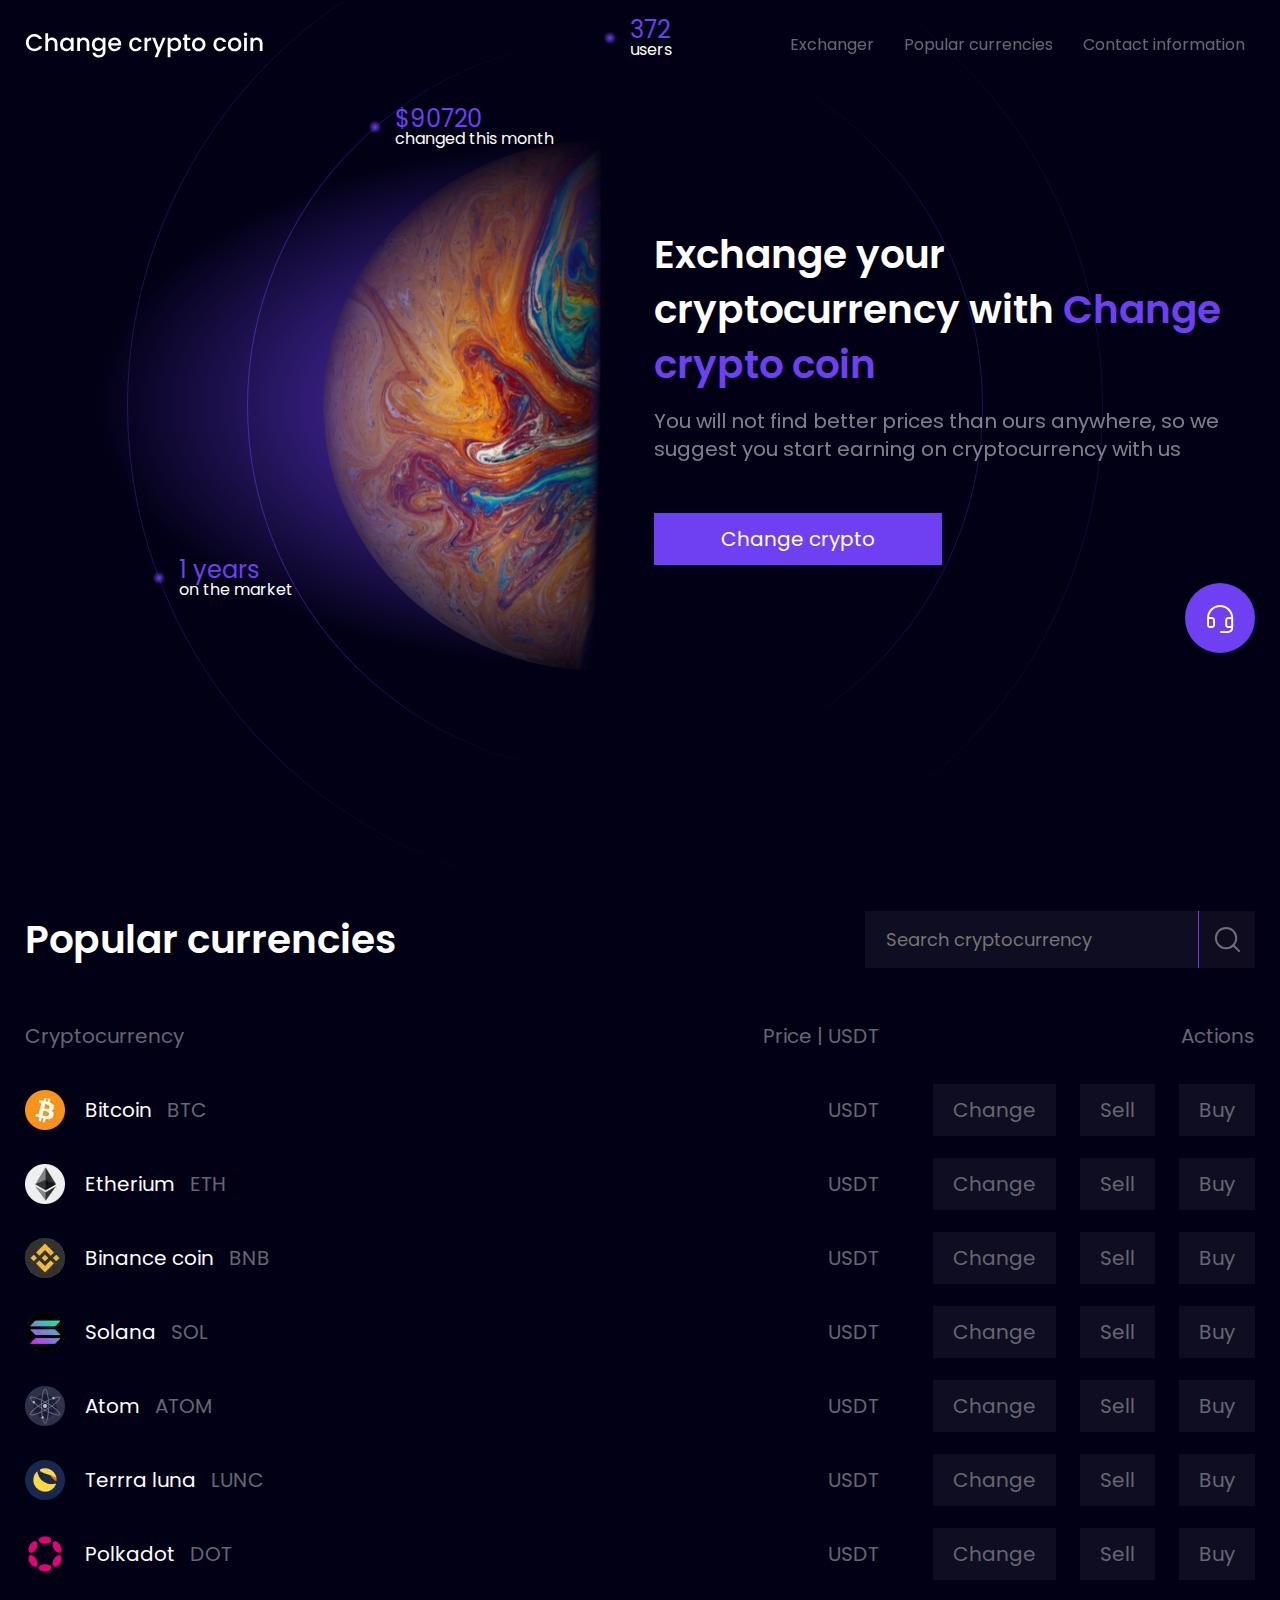
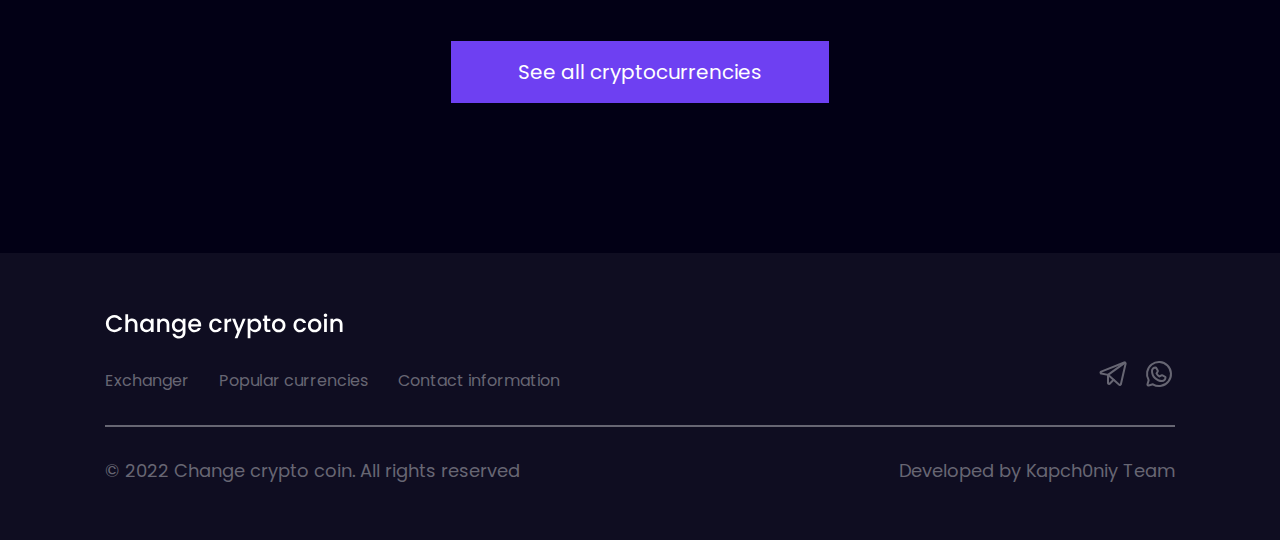
<file: index.html>
<!DOCTYPE html>
<html lang="en">

<head>
	<!-- Meta base -->
	<meta charset="utf-8">
	<title>Home | Change Crypto Coin</title>
	<meta name="description" content="Exchange your cryptocurrency with Change crypto coin">
	<meta name="viewport" content="width=device-width, initial-scale=1">
	<meta name="theme-color" content="#6E40F2">
	<meta name="msapplication-navbutton-color" content="#6E40F2" />
	<meta name="apple-mobile-web-app-status-bar-style" content="#6E40F2" />

	<!-- Open Graph meta -->
	<meta property="og:site_name" content="Change Crypto Coin">
	<meta property="og:title" content="Change Crypto Coin">
	<meta property="og:description" content="Exchange your cryptocurrency with Change crypto coin">
	<meta property="og:type" content="website">
	<meta property="og:url" content="https://works.nik-korz.com/change-crypto-coin">
	<meta property="og:image" content="img/favicons/card.png">
	<meta property="og:image:width" content="1200">
	<meta property="og:image:height" content="630">

	<!-- Twitter meta -->
	<meta name="twitter:card" content="summary_large_image">
	<meta name="twitter:title" content="Change Crypto Coin">
	<meta name="twitter:description" content="Exchange your cryptocurrency with Change crypto coin">
	<meta name="twitter:image" content="img/favicons/card.png">

	<!-- Manifest site -->
	<link rel="manifest" href="img/favicons/manifest.json">

	<!-- Favicon -->
	<link rel="apple-touch-icon" href="img/favicons/apple-touch-icon.png">
	<link rel="apple-touch-icon" href="img/favicons/apple-touch-icon-152.png" sizes="152x152">
	<link rel="apple-touch-icon" href="img/favicons/apple-touch-icon-167.png" sizes="167x167">
	<link rel="apple-touch-icon" href="img/favicons/apple-touch-icon-180.png" sizes="180x180">
	<link rel="shortcut icon" href="img/favicons/favicon.png">

	<!-- Fonts -->
	<link rel="preconnect" href="https://fonts.googleapis.com">
	<link rel="preconnect" href="https://fonts.gstatic.com" crossorigin>
	<link rel="stylesheet" href="https://fonts.googleapis.com/css2?family=Rajdhani:wght@700&family=Roboto:wght@700&family=Ubuntu:wght@300&display=swap&_v=20230308174859">

	<!-- Styles -->
	<link rel="stylesheet" href="css/style.min.css?_v=20230308174859">

	<script>
		window.onload = () => {
			const preloader = document.querySelector('.preloader');

			document.body.classList.remove('lock-scroll');
			preloader.classList.remove('show');
		}
	</script>
</head>

<body data-page="Home">
	<div class="wrapper">
		<header class="header">
			<div class="header__container">
				<a href="index.html" class="header__logo"><img src="img/logo.svg" alt="Change crypto coin"></a>
				<div class="header__menu menu">
					<nav class="menu__body">
						<ul class="menu__list">
							<li class="menu__item">
								<a href="./exchanger.html" class="menu__link">Exchanger</a>
							</li>
							<li class="menu__item">
								<a href="./index.html#section-currencies" class="menu__link">Popular currencies</a>
							</li>
							<li class="menu__item">
								<a href="#contact-info" class="menu__link">Contact information</a>
							</li>
						</ul>
					</nav>
					<div class="menu__icons">
						<a href="https://t.me/cryptoservice_support" class="support__button button__icon">
							<img src="img/support.svg" alt="Support">
						</a>
						<button class="icon-menu" onclick="toggleMenu()"><span></span></button>
					</div>
				</div>
			</div>
		</header>

		<!-- Preloader -->
		<div class="preloader show">
			<div class="preloader__row">
				<div class="preloader__item"></div>
				<div class="preloader__item"></div>
			</div>
		</div>
		<main class="page">
			<section class="page__main main-block" data-aos="fade-left">
				<div class="main-block__container">
					<div class="main-block__image">
						<img src="img/main/planet-back.svg" alt="planet">
					</div>
					<div class="main-block__content">
						<h1 class="main-block__title title">
							Exchange your cryptocurrency with <span>Change crypto coin</span>
						</h1>
						<div class="main-block__text text">
							You will not find better prices than ours anywhere, so we suggest you start earning on
							cryptocurrency with us
						</div>
						<a href="exchanger.html" class="main-block__button button">Change crypto</a>
						<div class="support-block">
							<a href="https://t.me/cryptoservice_support" class="support__button"><img src="img/support.svg" alt="Support"></a>
						</div>
					</div>
					<div id="orbits">
						<!-- Animated planet orbits will appear here -->
					</div>
				</div>
			</section>
			<section class="page__popular-currencies popular-currencies" id="section-currencies">
				<div class="popular-currencies__container">
					<div class="popular-currencies__top">
						<h2 class="popular-currencies__title title">Popular currencies</h2>
						<span class="search-icon">
							<input class="popular-currencies__search" type="text" placeholder="Search cryptocurrency" onkeyup="findCurrency(event)">
							<button class="button__search button" onclick="enableSearch()"><img src="img/currencies/glass.svg" alt="Support"></button>
						</span>
					</div>
					<div class="popular-currencies__colum-header colum">
						<div class="colum__cryptocurrency-header cryptocurrency">Cryptocurrency</div>
						<div class="colum__price-header">Price | USDT</div>
						<div class="colum__actions-header">Actions</div>
					</div>
					<div class="popular-currencies__colum colum">
						<div class="cryptocurrency__item">
							<picture><source srcset="img/currencies/bitcoin.webp" type="image/webp"><img class="cryptocurrency__icon" src="img/currencies/bitcoin.png" alt="Bitcoin"></picture>
							<div class="cryptocurrency__name">Bitcoin</div>
							<div class="cryptocurrency__short">BTC</div>
						</div>
						<div class="colum__price" id="bitcoin"></div>
						<div class="colum__actions">
							<a href="" class="button__change"></a>
							<a href="" class="button__sell">Sell</a>
							<a href="" class="button__buy">Buy</a>
						</div>
					</div>
					<div class="popular-currencies__colum colum">
						<div class="cryptocurrency__item">
							<picture><source srcset="img/currencies/etherium.webp" type="image/webp"><img class="cryptocurrency__icon" src="img/currencies/etherium.png" alt="Etherium"></picture>
							<div class="cryptocurrency__name">Etherium</div>
							<div class="cryptocurrency__short">ETH</div>
						</div>
						<div class="colum__price" id="ethereum"></div>
						<div class="colum__actions">
							<a href="" class="button__change"></a>
							<a href="" class="button__sell">Sell</a>
							<a href="" class="button__buy">Buy</a>
						</div>
					</div>
					<div class="popular-currencies__colum colum">
						<div class="cryptocurrency__item">
							<picture><source srcset="img/currencies/binance-coin.webp" type="image/webp"><img class="cryptocurrency__icon" src="img/currencies/binance-coin.png" alt="Binance coin"></picture>
							<div class="cryptocurrency__name">Binance coin</div>
							<div class="cryptocurrency__short">BNB</div>
						</div>
						<div class="colum__price" id="binancecoin"></div>
						<div class="colum__actions">
							<a href="" class="button__change"></a>
							<a href="" class="button__sell">Sell</a>
							<a href="" class="button__buy">Buy</a>
						</div>
					</div>
					<div class="popular-currencies__colum colum">
						<div class="cryptocurrency__item">
							<picture><source srcset="img/currencies/solana.webp" type="image/webp"><img class="cryptocurrency__icon" src="img/currencies/solana.png" alt="Solana"></picture>
							<div class="cryptocurrency__name">Solana</div>
							<div class="cryptocurrency__short">SOL</div>
						</div>
						<div class="colum__price" id="solana"></div>
						<div class="colum__actions">
							<a href="" class="button__change"></a>
							<a href="" class="button__sell">Sell</a>
							<a href="" class="button__buy">Buy</a>
						</div>
					</div>
					<div class="popular-currencies__colum colum">
						<div class="cryptocurrency__item">
							<picture><source srcset="img/currencies/atomic-token.webp" type="image/webp"><img class="cryptocurrency__icon" src="img/currencies/atomic-token.png" alt="Atom"></picture>
							<div class="cryptocurrency__name">Atom</div>
							<div class="cryptocurrency__short">ATOM</div>
						</div>
						<div class="colum__price" id="atomic-token"></div>
						<div class="colum__actions">
							<a href="" class="button__change"></a>
							<a href="" class="button__sell">Sell</a>
							<a href="" class="button__buy">Buy</a>
						</div>
					</div>
					<div class="popular-currencies__colum colum">
						<div class="cryptocurrency__item">
							<picture><source srcset="img/currencies/terra-luna.webp" type="image/webp"><img class="cryptocurrency__icon" src="img/currencies/terra-luna.png" alt="Terra luna"></picture>
							<div class="cryptocurrency__name">Terrra luna</div>
							<div class="cryptocurrency__short">LUNC</div>
						</div>
						<div class="colum__price" id="terra-luna"></div>
						<div class="colum__actions">
							<a href="" class="button__change"></a>
							<a href="" class="button__sell">Sell</a>
							<a href="" class="button__buy">Buy</a>
						</div>
					</div>
					<div class="popular-currencies__colum colum">
						<div class="cryptocurrency__item">
							<picture><source srcset="img/currencies/pocladot.webp" type="image/webp"><img class="cryptocurrency__icon" src="img/currencies/pocladot.png" alt="Polkadot"></picture>
							<div class="cryptocurrency__name">Polkadot</div>
							<div class="cryptocurrency__short">DOT</div>
						</div>
						<div class="colum__price" id="polkadot"></div>
						<div class="colum__actions">
							<a href="" class="button__change"></a>
							<a href="" class="button__sell">Sell</a>
							<a href="" class="button__buy">Buy</a>
						</div>
					</div>
					<div class="popular-currencies__colum colum colum__hidden">
						<div class="cryptocurrency__item">
							<img class="cryptocurrency__icon" src="img/currencies/matic-token.svg" alt="Matic">
							<div class="cryptocurrency__name">Matic</div>
							<div class="cryptocurrency__short">MATIC</div>
						</div>
						<div class="colum__price" id="matic-network"></div>
						<div class="colum__actions">
							<a href="" class="button__change"></a>
							<a href="" class="button__sell">Sell</a>
							<a href="" class="button__buy">Buy</a>
						</div>
					</div>
					<div class="popular-currencies__colum colum colum__hidden">
						<div class="cryptocurrency__item">
							<picture><source srcset="img/currencies/near.webp" type="image/webp"><img class="cryptocurrency__icon" src="img/currencies/near.png" alt="Near"></picture>
							<div class="cryptocurrency__name">Near</div>
							<div class="cryptocurrency__short">NEAR</div>
						</div>
						<div class="colum__price" id="near"></div>
						<div class="colum__actions">
							<a href="" class="button__change"></a>
							<a href="" class="button__sell">Sell</a>
							<a href="" class="button__buy">Buy</a>
						</div>
					</div>
					<div class="popular-currencies__colum colum colum__hidden">
						<div class="cryptocurrency__item">
							<img class="cryptocurrency__icon" src="img/currencies/cardano.svg" alt="Cardano">
							<div class="cryptocurrency__name">Cardano</div>
							<div class="cryptocurrency__short">ADA</div>
						</div>
						<div class="colum__price" id="cardano"></div>
						<div class="colum__actions">
							<a href="" class="button__change"></a>
							<a href="" class="button__sell">Sell</a>
							<a href="" class="button__buy">Buy</a>
						</div>
					</div>
					<div class="popular-currencies__colum colum colum__hidden">
						<div class="cryptocurrency__item">
							<img class="cryptocurrency__icon" src="img/currencies/etherium-classic.svg" alt="Ethereum Classic">
							<div class="cryptocurrency__name">Ethereum Classic</div>
							<div class="cryptocurrency__short">ETC</div>
						</div>
						<div class="colum__price" id="ethereum-classic"></div>
						<div class="colum__actions">
							<a href="" class="button__change"></a>
							<a href="" class="button__sell">Sell</a>
							<a href="" class="button__buy">Buy</a>
						</div>
					</div>
					<div class="popular-currencies__colum colum colum__hidden">
						<div class="cryptocurrency__item">
							<img class="cryptocurrency__icon" src="img/currencies/tronix.svg" alt="Tronix">
							<div class="cryptocurrency__name">Tronix</div>
							<div class="cryptocurrency__short">TRX</div>
						</div>
						<div class="colum__price" id="1tronic"></div>
						<div class="colum__actions">
							<a href="" class="button__change"></a>
							<a href="" class="button__sell">Sell</a>
							<a href="" class="button__buy">Buy</a>
						</div>
					</div>
					<div class="popular-currencies__colum colum colum__hidden">
						<div class="cryptocurrency__item">
							<img class="cryptocurrency__icon" src="img/currencies/doge-token.svg" alt="Doge Token">
							<div class="cryptocurrency__name">Doge Token</div>
							<div class="cryptocurrency__short">DOGE</div>
						</div>
						<div class="colum__price" id="doge-token"></div>
						<div class="colum__actions">
							<a href="" class="button__change"></a>
							<a href="" class="button__sell">Sell</a>
							<a href="" class="button__buy">Buy</a>
						</div>
					</div>
					<div class="popular-currencies__colum colum colum__hidden">
						<div class="cryptocurrency__item">
							<picture><source srcset="img/currencies/litentry.webp" type="image/webp"><img class="cryptocurrency__icon" src="img/currencies/litentry.png" alt="Litentry"></picture>
							<div class="cryptocurrency__name">Litentry</div>
							<div class="cryptocurrency__short">LIT</div>
						</div>
						<div class="colum__price" id="litentry"></div>
						<div class="colum__actions">
							<a href="" class="button__change"></a>
							<a href="" class="button__sell">Sell</a>
							<a href="" class="button__buy">Buy</a>
						</div>
					</div>
					<div class="popular-currencies__colum colum colum__hidden">
						<div class="cryptocurrency__item">
							<picture><source srcset="img/currencies/trust.webp" type="image/webp"><img class="cryptocurrency__icon" src="img/currencies/trust.png" alt="Trust Wallet Token"></picture>
							<div class="cryptocurrency__name">Trust Wallet Token</div>
							<div class="cryptocurrency__short">TWT</div>
						</div>
						<div class="colum__price" id="trust-wallet-token"></div>
						<div class="colum__actions">
							<a href="" class="button__change"></a>
							<a href="" class="button__sell">Sell</a>
							<a href="" class="button__buy">Buy</a>
						</div>
					</div>
					<div class="popular-currencies__colum colum colum__hidden">
						<div class="cryptocurrency__item">
							<picture><source srcset="img/currencies/shiba.webp" type="image/webp"><img class="cryptocurrency__icon" src="img/currencies/shiba.png" alt="Shiba Inu"></picture>
							<div class="cryptocurrency__name">Shiba Inu</div>
							<div class="cryptocurrency__short">SHIB</div>
						</div>
						<div class="colum__price" id="shiba-inu"></div>
						<div class="colum__actions">
							<a href="" class="button__change"></a>
							<a href="" class="button__sell">Sell</a>
							<a href="" class="button__buy">Buy</a>
						</div>
					</div>
					<div class="popular-currencies__colum colum colum__hidden">
						<div class="cryptocurrency__item">
							<img class="cryptocurrency__icon" src="img/currencies/avalance.svg" alt="Avalanche">
							<div class="cryptocurrency__name">Avalanche</div>
							<div class="cryptocurrency__short">AVAX</div>
						</div>
						<div class="colum__price" id="avalanche-2"></div>
						<div class="colum__actions">
							<a href="" class="button__change"></a>
							<a href="" class="button__sell">Sell</a>
							<a href="" class="button__buy">Buy</a>
						</div>
					</div>
					<div class="popular-currencies__colum colum colum__hidden">
						<div class="cryptocurrency__item">
							<picture><source srcset="img/currencies/pancake-swap.webp" type="image/webp"><img class="cryptocurrency__icon" src="img/currencies/pancake-swap.png" alt="Pancake Swap"></picture>
							<div class="cryptocurrency__name">Pancake Swap</div>
							<div class="cryptocurrency__short">CAKE</div>
						</div>
						<div class="colum__price" id="pancakeswap-token"></div>
						<div class="colum__actions">
							<a href="" class="button__change"></a>
							<a href="" class="button__sell">Sell</a>
							<a href="" class="button__buy">Buy</a>
						</div>
					</div>
					<div class="popular-currencies__action">
						<button class="popular-currencies__button button" onclick="toggleCurrencies()">See all cryptocurrencies</button>
					</div>
				</div>
			</section>
		</main>
		<footer class="footer">
			<div class="footer__container">
				<div class="footer__main main-footer">
					<div class="main-footer__info">
						<a href="" class="main-footer__logo">
							<img src="img/logo.svg" alt="Logo">
						</a>
						<nav class="footer__menu menu-footer">
							<ul class="menu-footer__list">
								<li class="menu-footer__item">
									<a href="./exchanger.html" class="menu-footer__link">Exchanger</a>
								</li>
								<li class="menu-footer__item">
									<a href="./index.html#section-currencies" class="menu-footer__link">Popular currencies</a>
								</li>
								<li class="menu-footer__item">
									<a href="#contact-info" class="menu-footer__link">Contact information</a>
								</li>
							</ul>
							<div class="menu-footer__contacts" id="contact-info">
								<div class="main-footer__social">
									<div class="social">
										<a href="https://t.me/cryptoservice_support" class="social__item">
											<img src="img/footer/01.svg" alt="Telegram">
										</a>
										<a href="https://wa.me/420721833360" class="social__item">
											<img src="img/footer/02.svg" alt="WhatsApp">
										</a>
									</div>
								</div>
							</div>
						</nav>
					</div>
				</div>
				<div class="footer__bottom">
					<div class="footer__copy">© 2022 Change crypto coin. All rights reserved</div>
					<a href="https://instagram.com/kapch0niy" target="_blank" class="footer__sigtature">Developed by Kapch0niy Team</a>
				</div>
			</div>
		</footer>

	</div>
	<!-- <div id="popup" aria-hidden="true" class="popup">
	<div class="popup__wrapper">
		<div class="popup__content">
			<button data-close type="button" class="popup__close">Закрыть</button>
			<div class="popup__text">
				Text
			</div>
		</div>
	</div>
</div> -->
	<script src="js/app.min.js?_v=20230308174859"></script>
</body>

</html>
</file>
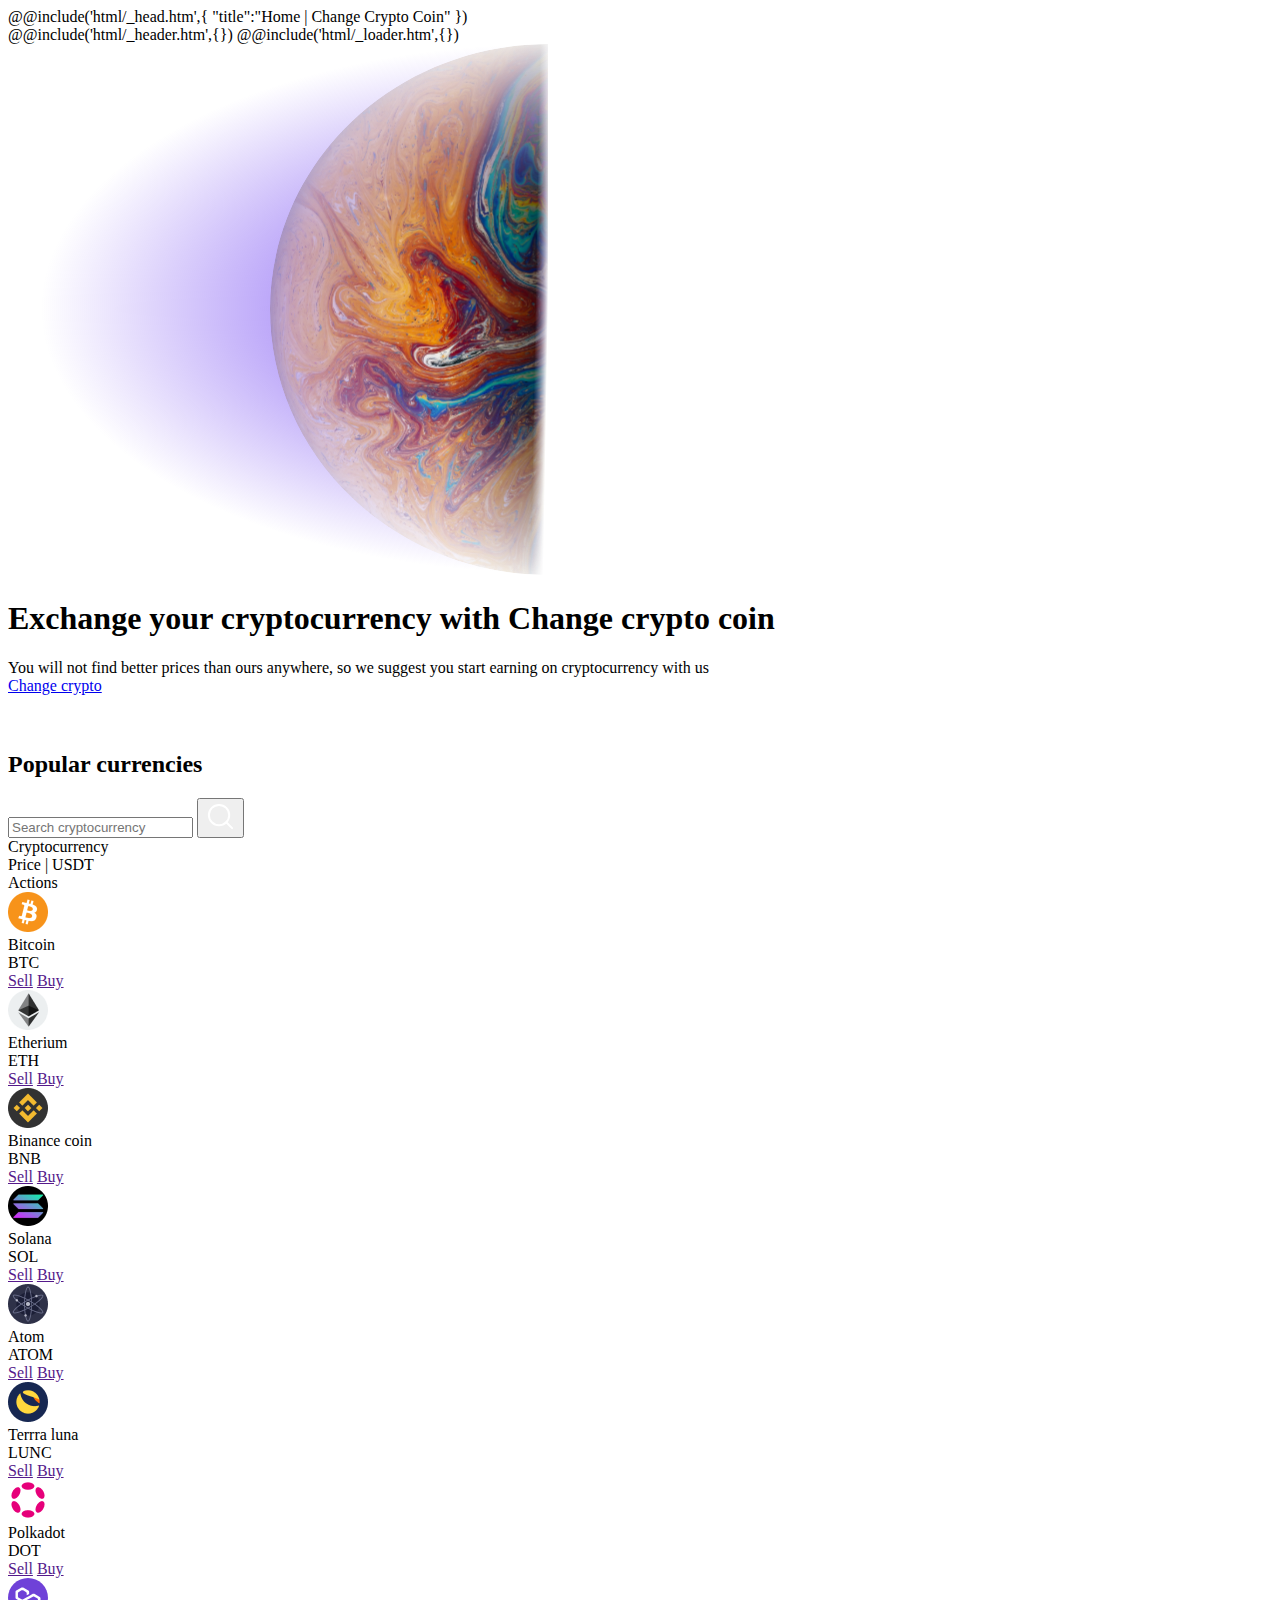
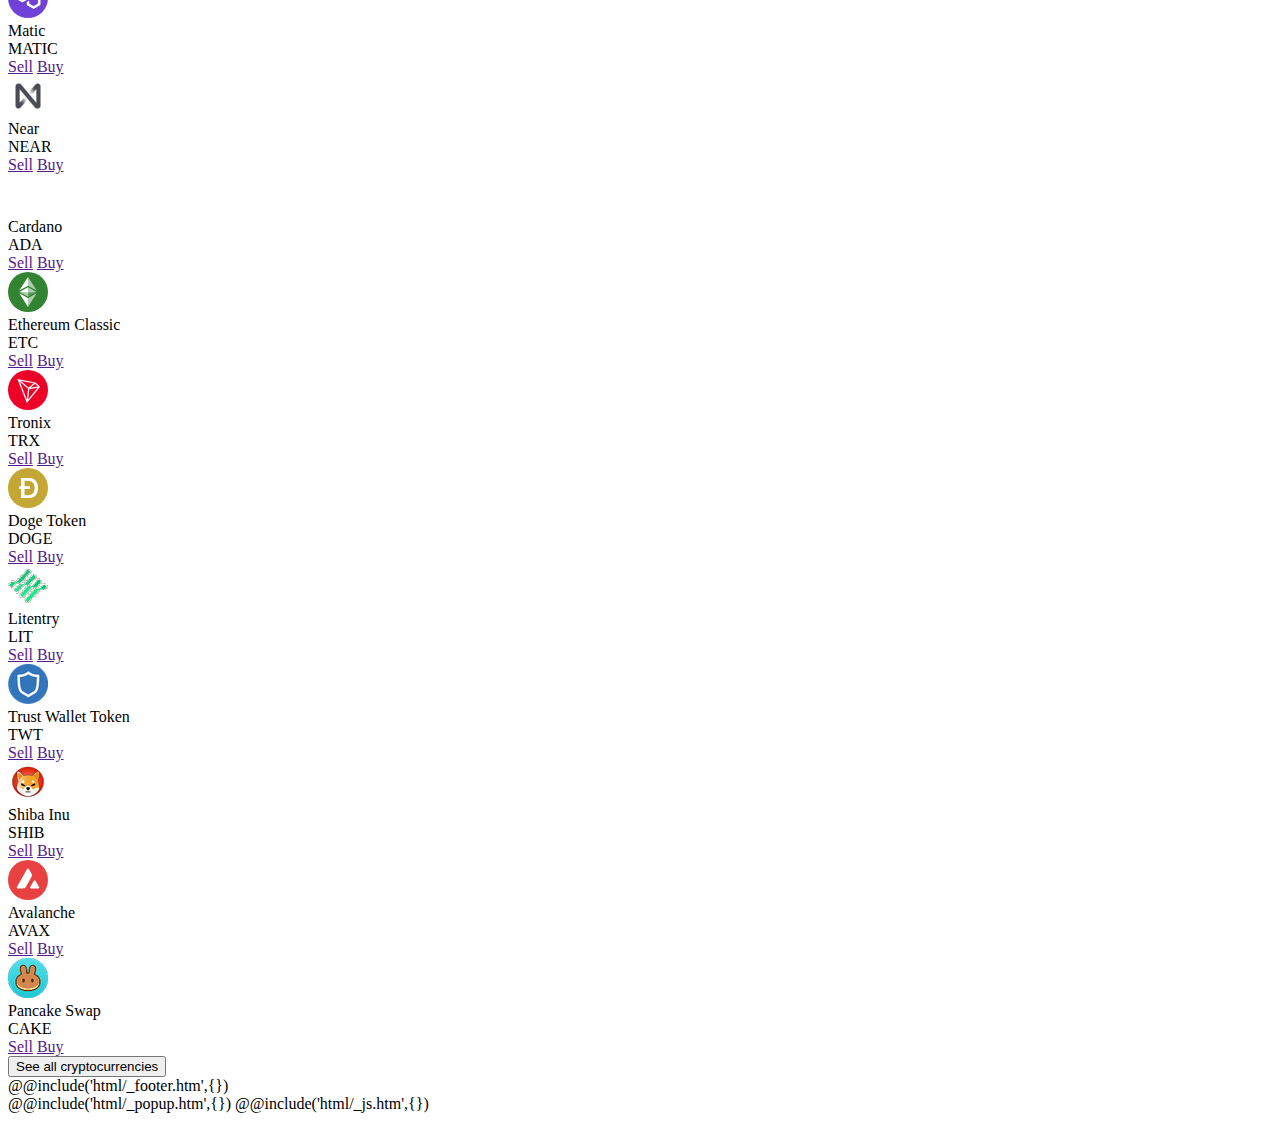
<file: src/index.html>
<!DOCTYPE html>
<html lang="en">
@@include('html/_head.htm',{
"title":"Home | Change Crypto Coin"
})

<body data-page="Home">
	<div class="wrapper">
		@@include('html/_header.htm',{})
		@@include('html/_loader.htm',{})
		<main class="page">
			<section class="page__main main-block" data-aos="fade-left">
				<div class="main-block__container">
					<div class="main-block__image">
						<img src="img/main/planet-back.svg" alt="planet">
					</div>
					<div class="main-block__content">
						<h1 class="main-block__title title">
							Exchange your cryptocurrency with <span>Change crypto coin</span>
						</h1>
						<div class="main-block__text text">
							You will not find better prices than ours anywhere, so we suggest you start earning on
							cryptocurrency with us
						</div>
						<a href="exchanger.html" class="main-block__button button">Change crypto</a>
						<div class="support-block">
							<a href="https://t.me/cryptoservice_support" class="support__button"><img src="img/support.svg" alt="Support"></a>
						</div>
					</div>
					<div id="orbits">
						<!-- Animated planet orbits will appear here -->
					</div>
				</div>
			</section>
			<section class="page__popular-currencies popular-currencies" id="section-currencies">
				<div class="popular-currencies__container">
					<div class="popular-currencies__top">
						<h2 class="popular-currencies__title title">Popular currencies</h2>
						<span class="search-icon">
							<input class="popular-currencies__search" type="text" placeholder="Search cryptocurrency"
							onkeyup="findCurrency(event)">
							<button class="button__search button" onclick="enableSearch()"><img src="img/currencies/glass.svg" alt="Support"></button>
						</span>
					</div>
					<div class="popular-currencies__colum-header colum">
						<div class="colum__cryptocurrency-header cryptocurrency">Cryptocurrency</div>
						<div class="colum__price-header">Price | USDT</div>
						<div class="colum__actions-header">Actions</div>
					</div>
					<div class="popular-currencies__colum colum">
						<div class="cryptocurrency__item">
							<img class="cryptocurrency__icon" src="../img/currencies/bitcoin.png" alt="Bitcoin">
							<div class="cryptocurrency__name">Bitcoin</div>
							<div class="cryptocurrency__short">BTC</div>
						</div>
						<div class="colum__price" id="bitcoin"></div>
						<div class="colum__actions">
							<a href="" class="button__change"></a>
							<a href="" class="button__sell">Sell</a>
							<a href="" class="button__buy">Buy</a>
						</div>
					</div>
					<div class="popular-currencies__colum colum">
						<div class="cryptocurrency__item">
							<img class="cryptocurrency__icon" src="../img/currencies/etherium.png" alt="Etherium">
							<div class="cryptocurrency__name">Etherium</div>
							<div class="cryptocurrency__short">ETH</div>
						</div>
						<div class="colum__price" id="ethereum"></div>
						<div class="colum__actions">
							<a href="" class="button__change"></a>
							<a href="" class="button__sell">Sell</a>
							<a href="" class="button__buy">Buy</a>
						</div>
					</div>
					<div class="popular-currencies__colum colum">
						<div class="cryptocurrency__item">
							<img class="cryptocurrency__icon" src="../img/currencies/binance-coin.png" alt="Binance coin">
							<div class="cryptocurrency__name">Binance coin</div>
							<div class="cryptocurrency__short">BNB</div>
						</div>
						<div class="colum__price" id="binancecoin"></div>
						<div class="colum__actions">
							<a href="" class="button__change"></a>
							<a href="" class="button__sell">Sell</a>
							<a href="" class="button__buy">Buy</a>
						</div>
					</div>
					<div class="popular-currencies__colum colum">
						<div class="cryptocurrency__item">
							<img class="cryptocurrency__icon" src="../img/currencies/solana.png" alt="Solana">
							<div class="cryptocurrency__name">Solana</div>
							<div class="cryptocurrency__short">SOL</div>
						</div>
						<div class="colum__price" id="solana"></div>
						<div class="colum__actions">
							<a href="" class="button__change"></a>
							<a href="" class="button__sell">Sell</a>
							<a href="" class="button__buy">Buy</a>
						</div>
					</div>
					<div class="popular-currencies__colum colum">
						<div class="cryptocurrency__item">
							<img class="cryptocurrency__icon" src="../img/currencies/atomic-token.png" alt="Atom">
							<div class="cryptocurrency__name">Atom</div>
							<div class="cryptocurrency__short">ATOM</div>
						</div>
						<div class="colum__price" id="atomic-token"></div>
						<div class="colum__actions">
							<a href="" class="button__change"></a>
							<a href="" class="button__sell">Sell</a>
							<a href="" class="button__buy">Buy</a>
						</div>
					</div>
					<div class="popular-currencies__colum colum">
						<div class="cryptocurrency__item">
							<img class="cryptocurrency__icon" src="../img/currencies/terra-luna.png" alt="Terra luna">
							<div class="cryptocurrency__name">Terrra luna</div>
							<div class="cryptocurrency__short">LUNC</div>
						</div>
						<div class="colum__price" id="terra-luna"></div>
						<div class="colum__actions">
							<a href="" class="button__change"></a>
							<a href="" class="button__sell">Sell</a>
							<a href="" class="button__buy">Buy</a>
						</div>
					</div>
					<div class="popular-currencies__colum colum">
						<div class="cryptocurrency__item">
							<img class="cryptocurrency__icon" src="../img/currencies/pocladot.png" alt="Polkadot">
							<div class="cryptocurrency__name">Polkadot</div>
							<div class="cryptocurrency__short">DOT</div>
						</div>
						<div class="colum__price" id="polkadot"></div>
						<div class="colum__actions">
							<a href="" class="button__change"></a>
							<a href="" class="button__sell">Sell</a>
							<a href="" class="button__buy">Buy</a>
						</div>
					</div>
					<div class="popular-currencies__colum colum colum__hidden">
						<div class="cryptocurrency__item">
							<img class="cryptocurrency__icon" src="../img/currencies/matic-token.svg" alt="Matic">
							<div class="cryptocurrency__name">Matic</div>
							<div class="cryptocurrency__short">MATIC</div>
						</div>
						<div class="colum__price" id="matic-network"></div>
						<div class="colum__actions">
							<a href="" class="button__change"></a>
							<a href="" class="button__sell">Sell</a>
							<a href="" class="button__buy">Buy</a>
						</div>
					</div>
					<div class="popular-currencies__colum colum colum__hidden">
						<div class="cryptocurrency__item">
							<img class="cryptocurrency__icon" src="../img/currencies/near.png" alt="Near">
							<div class="cryptocurrency__name">Near</div>
							<div class="cryptocurrency__short">NEAR</div>
						</div>
						<div class="colum__price" id="near"></div>
						<div class="colum__actions">
							<a href="" class="button__change"></a>
							<a href="" class="button__sell">Sell</a>
							<a href="" class="button__buy">Buy</a>
						</div>
					</div>
					<div class="popular-currencies__colum colum colum__hidden">
						<div class="cryptocurrency__item">
							<img class="cryptocurrency__icon" src="../img/currencies/cardano.svg" alt="Cardano">
							<div class="cryptocurrency__name">Cardano</div>
							<div class="cryptocurrency__short">ADA</div>
						</div>
						<div class="colum__price" id="cardano"></div>
						<div class="colum__actions">
							<a href="" class="button__change"></a>
							<a href="" class="button__sell">Sell</a>
							<a href="" class="button__buy">Buy</a>
						</div>
					</div>
					<div class="popular-currencies__colum colum colum__hidden">
						<div class="cryptocurrency__item">
							<img class="cryptocurrency__icon" src="../img/currencies/etherium-classic.svg" alt="Ethereum Classic">
							<div class="cryptocurrency__name">Ethereum Classic</div>
							<div class="cryptocurrency__short">ETC</div>
						</div>
						<div class="colum__price" id="ethereum-classic"></div>
						<div class="colum__actions">
							<a href="" class="button__change"></a>
							<a href="" class="button__sell">Sell</a>
							<a href="" class="button__buy">Buy</a>
						</div>
					</div>
					<div class="popular-currencies__colum colum colum__hidden">
						<div class="cryptocurrency__item">
							<img class="cryptocurrency__icon" src="../img/currencies/tronix.svg" alt="Tronix">
							<div class="cryptocurrency__name">Tronix</div>
							<div class="cryptocurrency__short">TRX</div>
						</div>
						<div class="colum__price" id="1tronic"></div>
						<div class="colum__actions">
							<a href="" class="button__change"></a>
							<a href="" class="button__sell">Sell</a>
							<a href="" class="button__buy">Buy</a>
						</div>
					</div>
					<div class="popular-currencies__colum colum colum__hidden">
						<div class="cryptocurrency__item">
							<img class="cryptocurrency__icon" src="../img/currencies/doge-token.svg" alt="Doge Token">
							<div class="cryptocurrency__name">Doge Token</div>
							<div class="cryptocurrency__short">DOGE</div>
						</div>
						<div class="colum__price" id="doge-token"></div>
						<div class="colum__actions">
							<a href="" class="button__change"></a>
							<a href="" class="button__sell">Sell</a>
							<a href="" class="button__buy">Buy</a>
						</div>
					</div>
					<div class="popular-currencies__colum colum colum__hidden">
						<div class="cryptocurrency__item">
							<img class="cryptocurrency__icon" src="../img/currencies/litentry.png" alt="Litentry">
							<div class="cryptocurrency__name">Litentry</div>
							<div class="cryptocurrency__short">LIT</div>
						</div>
						<div class="colum__price" id="litentry"></div>
						<div class="colum__actions">
							<a href="" class="button__change"></a>
							<a href="" class="button__sell">Sell</a>
							<a href="" class="button__buy">Buy</a>
						</div>
					</div>
					<div class="popular-currencies__colum colum colum__hidden">
						<div class="cryptocurrency__item">
							<img class="cryptocurrency__icon" src="../img/currencies/trust.png"
								alt="Trust Wallet Token">
							<div class="cryptocurrency__name">Trust Wallet Token</div>
							<div class="cryptocurrency__short">TWT</div>
						</div>
						<div class="colum__price" id="trust-wallet-token"></div>
						<div class="colum__actions">
							<a href="" class="button__change"></a>
							<a href="" class="button__sell">Sell</a>
							<a href="" class="button__buy">Buy</a>
						</div>
					</div>
					<div class="popular-currencies__colum colum colum__hidden">
						<div class="cryptocurrency__item">
							<img class="cryptocurrency__icon" src="../img/currencies/shiba.png" alt="Shiba Inu">
							<div class="cryptocurrency__name">Shiba Inu</div>
							<div class="cryptocurrency__short">SHIB</div>
						</div>
						<div class="colum__price" id="shiba-inu"></div>
						<div class="colum__actions">
							<a href="" class="button__change"></a>
							<a href="" class="button__sell">Sell</a>
							<a href="" class="button__buy">Buy</a>
						</div>
					</div>
					<div class="popular-currencies__colum colum colum__hidden">
						<div class="cryptocurrency__item">
							<img class="cryptocurrency__icon" src="../img/currencies/avalance.svg" alt="Avalanche">
							<div class="cryptocurrency__name">Avalanche</div>
							<div class="cryptocurrency__short">AVAX</div>
						</div>
						<div class="colum__price" id="avalanche-2"></div>
						<div class="colum__actions">
							<a href="" class="button__change"></a>
							<a href="" class="button__sell">Sell</a>
							<a href="" class="button__buy">Buy</a>
						</div>
					</div>
					<div class="popular-currencies__colum colum colum__hidden">
						<div class="cryptocurrency__item">
							<img class="cryptocurrency__icon" src="../img/currencies/pancake-swap.png" alt="Pancake Swap">
							<div class="cryptocurrency__name">Pancake Swap</div>
							<div class="cryptocurrency__short">CAKE</div>
						</div>
						<div class="colum__price" id="pancakeswap-token"></div>
						<div class="colum__actions">
							<a href="" class="button__change"></a>
							<a href="" class="button__sell">Sell</a>
							<a href="" class="button__buy">Buy</a>
						</div>
					</div>
					<div class="popular-currencies__action">
						<button class="popular-currencies__button button" onclick="toggleCurrencies()">See all cryptocurrencies</button>
					</div>
				</div>
			</section>
		</main>
		@@include('html/_footer.htm',{})
	</div>
	@@include('html/_popup.htm',{})
	@@include('html/_js.htm',{})
</body>

</html>
</file>
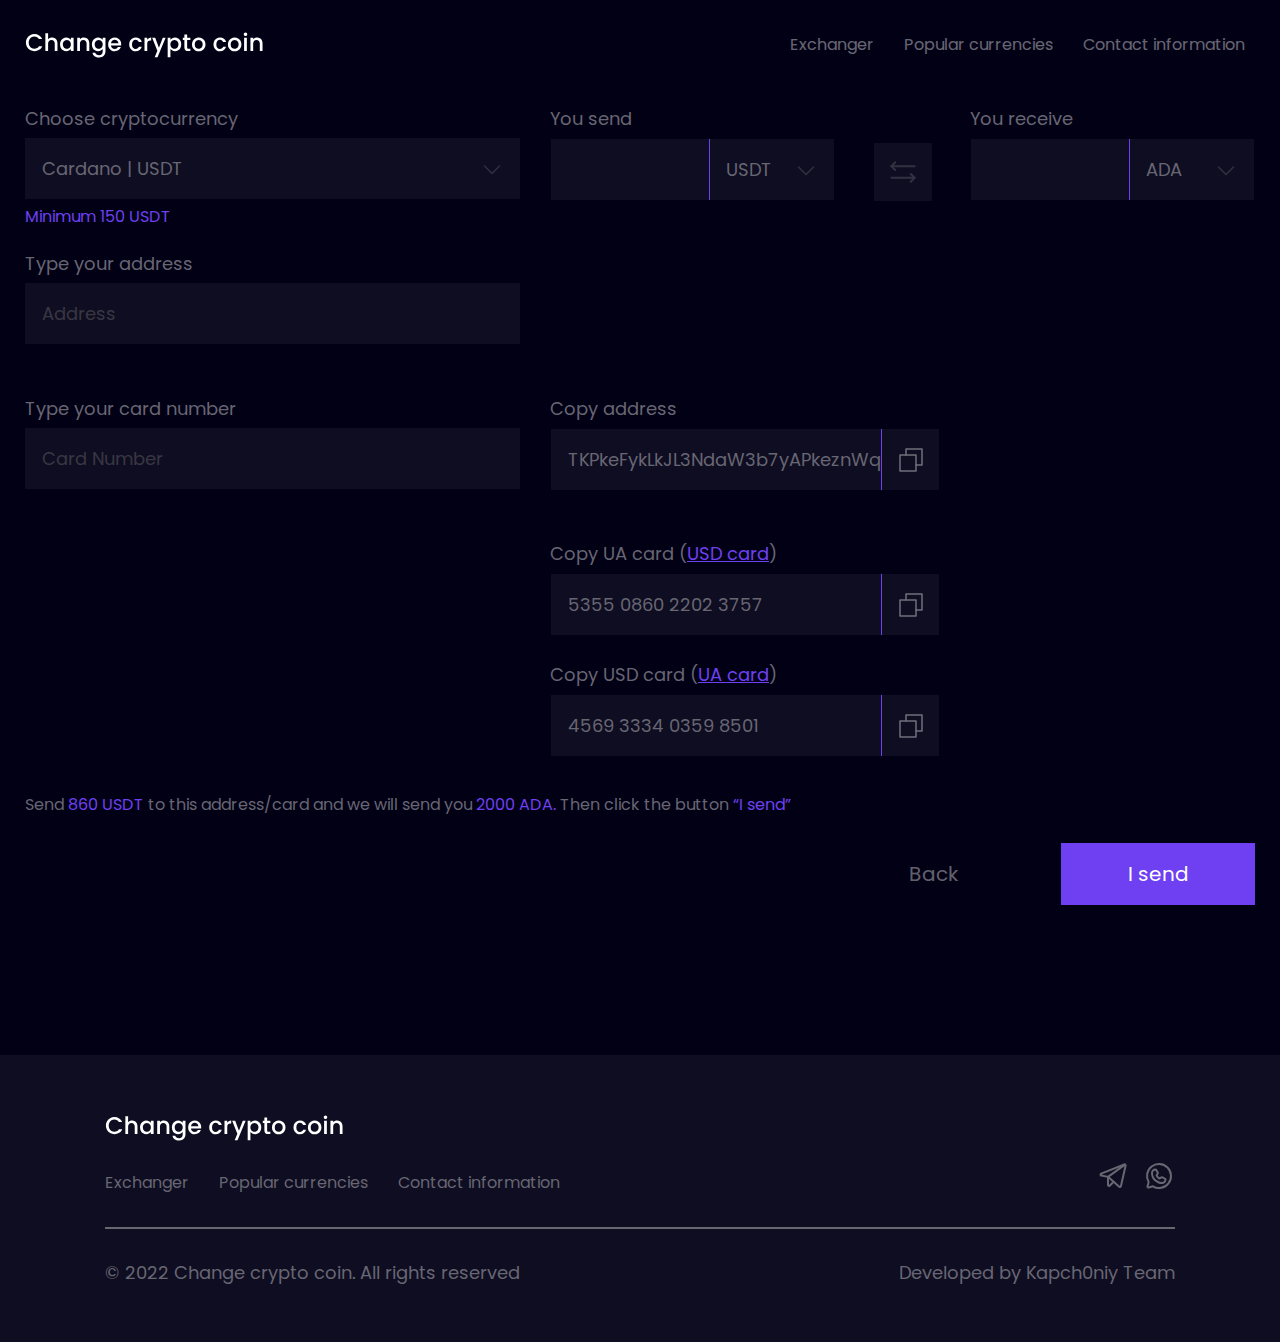
<file: exchanger.html>
<!DOCTYPE html>
<html lang="en">

<head>
	<!-- Meta base -->
	<meta charset="utf-8">
	<title>Exchange | Change Crypto Coin</title>
	<meta name="description" content="Exchange your cryptocurrency with Change crypto coin">
	<meta name="viewport" content="width=device-width, initial-scale=1">
	<meta name="theme-color" content="#6E40F2">
	<meta name="msapplication-navbutton-color" content="#6E40F2" />
	<meta name="apple-mobile-web-app-status-bar-style" content="#6E40F2" />

	<!-- Open Graph meta -->
	<meta property="og:site_name" content="Change Crypto Coin">
	<meta property="og:title" content="Change Crypto Coin">
	<meta property="og:description" content="Exchange your cryptocurrency with Change crypto coin">
	<meta property="og:type" content="website">
	<meta property="og:url" content="https://works.nik-korz.com/change-crypto-coin">
	<meta property="og:image" content="img/favicons/card.png">
	<meta property="og:image:width" content="1200">
	<meta property="og:image:height" content="630">

	<!-- Twitter meta -->
	<meta name="twitter:card" content="summary_large_image">
	<meta name="twitter:title" content="Change Crypto Coin">
	<meta name="twitter:description" content="Exchange your cryptocurrency with Change crypto coin">
	<meta name="twitter:image" content="img/favicons/card.png">

	<!-- Manifest site -->
	<link rel="manifest" href="img/favicons/manifest.json">

	<!-- Favicon -->
	<link rel="apple-touch-icon" href="img/favicons/apple-touch-icon.png">
	<link rel="apple-touch-icon" href="img/favicons/apple-touch-icon-152.png" sizes="152x152">
	<link rel="apple-touch-icon" href="img/favicons/apple-touch-icon-167.png" sizes="167x167">
	<link rel="apple-touch-icon" href="img/favicons/apple-touch-icon-180.png" sizes="180x180">
	<link rel="shortcut icon" href="img/favicons/favicon.png">

	<!-- Fonts -->
	<link rel="preconnect" href="https://fonts.googleapis.com">
	<link rel="preconnect" href="https://fonts.gstatic.com" crossorigin>
	<link rel="stylesheet" href="https://fonts.googleapis.com/css2?family=Rajdhani:wght@700&family=Roboto:wght@700&family=Ubuntu:wght@300&display=swap&_v=20230308174859">

	<!-- Styles -->
	<link rel="stylesheet" href="css/style.min.css?_v=20230308174859">

	<script>
		window.onload = () => {
			const preloader = document.querySelector('.preloader');

			document.body.classList.remove('lock-scroll');
			preloader.classList.remove('show');
		}
	</script>
</head>

<body data-page="Exchanger">
	<header class="header">
		<div class="header__container">
			<a href="index.html" class="header__logo"><img src="img/logo.svg" alt="Change crypto coin"></a>
			<div class="header__menu menu">
				<nav class="menu__body">
					<ul class="menu__list">
						<li class="menu__item">
							<a href="./exchanger.html" class="menu__link">Exchanger</a>
						</li>
						<li class="menu__item">
							<a href="./index.html#section-currencies" class="menu__link">Popular currencies</a>
						</li>
						<li class="menu__item">
							<a href="#contact-info" class="menu__link">Contact information</a>
						</li>
					</ul>
				</nav>
				<div class="menu__icons">
					<a href="https://t.me/cryptoservice_support" class="support__button button__icon">
						<img src="img/support.svg" alt="Support">
					</a>
					<button class="icon-menu" onclick="toggleMenu()"><span></span></button>
				</div>
			</div>
		</div>
	</header>

	<!-- Preloader -->
	<div class="preloader show">
		<div class="preloader__row">
			<div class="preloader__item"></div>
			<div class="preloader__item"></div>
		</div>
	</div>
	<main class="section-exchanger" id="section-exchanger">
		<div class="exchanger__container">
			<form class="ex-form" id="ex-form">
				<div class="field-wrapper currency">
					<p class="field-label">Choose cryptocurrency</p>
					<div class="field-select">
						<p class="field-select__value">Cardano | USDT</p>
						<ul class="field-select__list">
							<li class="field-select__item">Cardano | USDT</li>
							<li class="field-select__item">Binance | USDT</li>
						</ul>
						<input type="hidden" class="field-select__input" value="Cardano | USDT" name="ex-currency" data-text="Cryptocurrency" data-smile="💲">
					</div>
					<p class="field-attention">Minimum 150 USDT</p>
				</div>

				<div class="field-wrapper send">
					<p class="field-label">You send</p>
					<div class="field-row select">
						<input type="number" class="field-input" name="number-input">
						<div class="field-select">
							<p class="field-select__value">USDT</p>
							<ul class="field-select__list">
								<li class="field-select__item">USDT</li>
								<li class="field-select__item">ADA</li>
							</ul>
							<input type="hidden" class="field-select__input" name="select-input">
						</div>
					</div>
					<p class="field-error-msg"></p>
					<input type="hidden" class="result-value" name="ex-send" data-text="Send" data-smile="➡️" value="150 | USDT">
				</div>

				<div class="field-wrapper reverse">
					<button type="button" class="reverse-btn"></button>
				</div>

				<div class="field-wrapper receive">
					<p class="field-label">You receive</p>
					<div class="field-row select">
						<input type="number" class="field-input" name="number-input">
						<div class="field-select">
							<p class="field-select__value">ADA</p>
							<ul class="field-select__list">
								<li class="field-select__item">USDT</li>
								<li class="field-select__item">ADA</li>
							</ul>
							<input type="hidden" class="field-select__input" name="select-input">
						</div>
					</div>
					<p class="field-error-msg"></p>
					<input type="hidden" class="result-value" name="ex-receive" data-text="Receive" data-smile="⬅️" value="300 | ADA">
				</div>

				<div class="field-wrapper address">
					<p class="field-label">Type your address</p>
					<input type="text" placeholder="Address" class="field-input" name="ex-address" data-text="Address" data-smile="📃" data-length="34" data-empty="true">
					<p class="field-msg">#</p>
				</div>

				<div class="field-wrapper card">
					<p class="field-label">Type your card number</p>
					<input type="text" placeholder="Card Number" class="field-input" name="ex-card" data-text="Card Number" data-smile="💳" data-length="19" data-empty="true">
					<p class="field-msg">#</p>
				</div>

				<div class="field-wrapper copy-address">
					<p class="field-label">Copy address</p>
					<div class="field-row copy">
						<input type="text" class="field-input" value="TKPkeFykLkJL3NdaW3b7yAPkeznWquh9fX" readonly>
						<button type="button" class="field-copy-btn"></button>
					</div>
				</div>

				<div class="field-wrapper copy-ua-card">
					<p class="field-label">Copy UA card (<span class="link" data-action="switch-copy-card">USD card</span>)</p>
					<div class="field-row copy">
						<input type="text" class="field-input" value="5355 0860 2202 3757" readonly>
						<button type="button" class="field-copy-btn"></button>
					</div>
				</div>

				<div class="field-wrapper copy-usd-card">
					<p class="field-label">Copy USD card (<span class="link" data-action="switch-copy-card">UA card</span>)</p>
					<div class="field-row copy">
						<input type="text" class="field-input" value="4569 3334 0359 8501" readonly>
						<button type="button" class="field-copy-btn"></button>
					</div>
				</div>

				<p class="field-text">
					Send <span>860 USDT</span> to this address/card and we will send you <span>2000 ADA.</span> Then click the button <span>“I send”</span>
				</p>

				<div class="buttons">
					<a href="index.html" class="btn gray-btn buttons__back">Back</a>
					<button type="submit" class="btn purple-btn buttons__send">I send</button>
				</div>
			</form>
		</div>
	</main>
	<footer class="footer">
		<div class="footer__container">
			<div class="footer__main main-footer">
				<div class="main-footer__info">
					<a href="" class="main-footer__logo">
						<img src="img/logo.svg" alt="Logo">
					</a>
					<nav class="footer__menu menu-footer">
						<ul class="menu-footer__list">
							<li class="menu-footer__item">
								<a href="./exchanger.html" class="menu-footer__link">Exchanger</a>
							</li>
							<li class="menu-footer__item">
								<a href="./index.html#section-currencies" class="menu-footer__link">Popular currencies</a>
							</li>
							<li class="menu-footer__item">
								<a href="#contact-info" class="menu-footer__link">Contact information</a>
							</li>
						</ul>
						<div class="menu-footer__contacts" id="contact-info">
							<div class="main-footer__social">
								<div class="social">
									<a href="https://t.me/cryptoservice_support" class="social__item">
										<img src="img/footer/01.svg" alt="Telegram">
									</a>
									<a href="https://wa.me/420721833360" class="social__item">
										<img src="img/footer/02.svg" alt="WhatsApp">
									</a>
								</div>
							</div>
						</div>
					</nav>
				</div>
			</div>
			<div class="footer__bottom">
				<div class="footer__copy">© 2022 Change crypto coin. All rights reserved</div>
				<a href="https://instagram.com/kapch0niy" target="_blank" class="footer__sigtature">Developed by Kapch0niy Team</a>
			</div>
		</div>
	</footer>

	<!-- <div id="popup" aria-hidden="true" class="popup">
	<div class="popup__wrapper">
		<div class="popup__content">
			<button data-close type="button" class="popup__close">Закрыть</button>
			<div class="popup__text">
				Text
			</div>
		</div>
	</div>
</div> -->
	<script src="js/app.min.js?_v=20230308174859"></script>
</body>

</html>
</file>
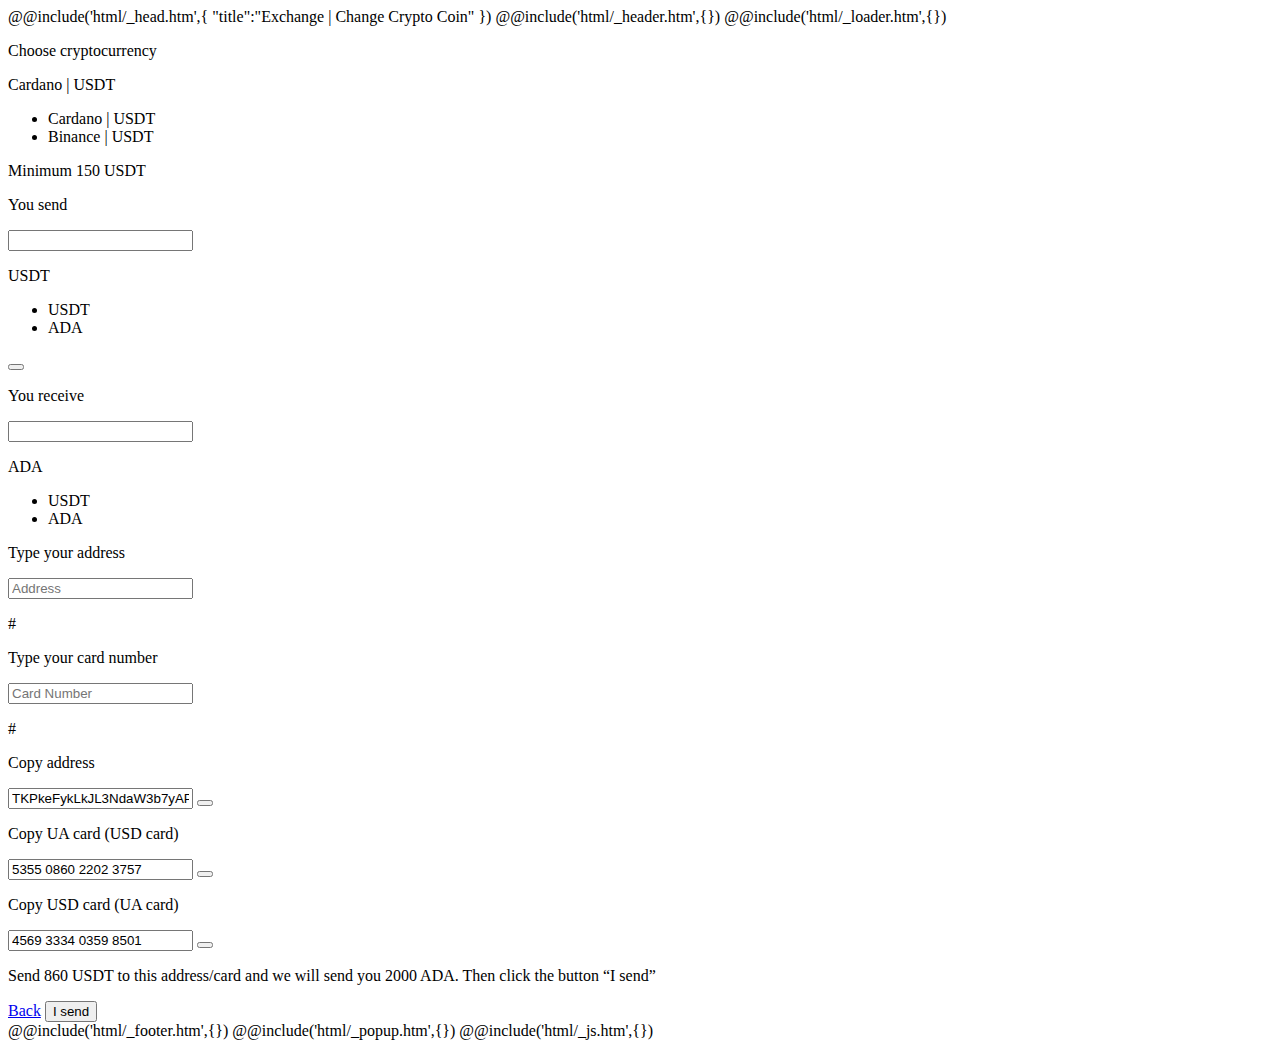
<file: src/exchanger.html>
<!DOCTYPE html>
<html lang="en">
@@include('html/_head.htm',{
  "title":"Exchange | Change Crypto Coin"
})
<body data-page="Exchanger">
  @@include('html/_header.htm',{})
  @@include('html/_loader.htm',{})
  <main class="section-exchanger" id="section-exchanger">
    <div class="exchanger__container">
      <form class="ex-form" id="ex-form">
        <div class="field-wrapper currency">
          <p class="field-label">Choose cryptocurrency</p>
          <div class="field-select">
            <p class="field-select__value">Cardano | USDT</p>
            <ul class="field-select__list">
              <li class="field-select__item">Cardano | USDT</li>
              <li class="field-select__item">Binance | USDT</li>
            </ul>
            <input type="hidden" class="field-select__input" value="Cardano | USDT" name="ex-currency" data-text="Cryptocurrency" data-smile="💲">
          </div>
          <p class="field-attention">Minimum 150 USDT</p>
        </div>

        <div class="field-wrapper send">
          <p class="field-label">You send</p>
          <div class="field-row select">
            <input type="number" class="field-input" name="number-input">
            <div class="field-select">
              <p class="field-select__value">USDT</p>
              <ul class="field-select__list">
                <li class="field-select__item">USDT</li>
                <li class="field-select__item">ADA</li>
              </ul>
              <input type="hidden" class="field-select__input" name="select-input">
            </div>
          </div>
          <p class="field-error-msg"></p>
          <input type="hidden" class="result-value" name="ex-send" data-text="Send" data-smile="➡️" value="150 | USDT">
        </div>

        <div class="field-wrapper reverse">
          <button type="button" class="reverse-btn"></button>
        </div>

        <div class="field-wrapper receive">
          <p class="field-label">You receive</p>
          <div class="field-row select">
            <input type="number" class="field-input" name="number-input">
            <div class="field-select">
              <p class="field-select__value">ADA</p>
              <ul class="field-select__list">
                <li class="field-select__item">USDT</li>
                <li class="field-select__item">ADA</li>
              </ul>
              <input type="hidden" class="field-select__input" name="select-input">
            </div>
          </div>
          <p class="field-error-msg"></p>
          <input type="hidden" class="result-value" name="ex-receive" data-text="Receive" data-smile="⬅️" value="300 | ADA">
        </div>

        <div class="field-wrapper address">
          <p class="field-label">Type your address</p>
          <input type="text" placeholder="Address" class="field-input" name="ex-address" data-text="Address" data-smile="📃" data-length="34" data-empty="true">
          <p class="field-msg">#</p>
        </div>

        <div class="field-wrapper card">
          <p class="field-label">Type your card number</p>
          <input type="text" placeholder="Card Number" class="field-input" name="ex-card" data-text="Card Number" data-smile="💳" data-length="19" data-empty="true">
          <p class="field-msg">#</p>
        </div>

        <div class="field-wrapper copy-address">
          <p class="field-label">Copy address</p>
          <div class="field-row copy">
            <input type="text" class="field-input" value="TKPkeFykLkJL3NdaW3b7yAPkeznWquh9fX" readonly>
            <button type="button" class="field-copy-btn"></button>
          </div>
        </div>

        <div class="field-wrapper copy-ua-card">
            <p class="field-label">Copy UA card (<span class="link" data-action="switch-copy-card">USD card</span>)</p>
          <div class="field-row copy">
            <input type="text" class="field-input" value="5355 0860 2202 3757" readonly>
            <button type="button" class="field-copy-btn"></button>
          </div>
        </div>

        <div class="field-wrapper copy-usd-card">
            <p class="field-label">Copy USD card (<span class="link" data-action="switch-copy-card">UA card</span>)</p>
          <div class="field-row copy">
            <input type="text" class="field-input" value="4569 3334 0359 8501" readonly>
            <button type="button" class="field-copy-btn"></button>
          </div>
        </div>

        <p class="field-text">
          Send <span >860 USDT</span> to this address/card and we will send you <span>2000 ADA.</span> Then click the button <span>“I send”</span>
        </p>

        <div class="buttons">
          <a href="index.html" class="btn gray-btn buttons__back">Back</a>
          <button type="submit" class="btn purple-btn buttons__send">I send</button>
        </div>
      </form>
    </div>
  </main>
  @@include('html/_footer.htm',{})
  @@include('html/_popup.htm',{})
  @@include('html/_js.htm',{})
</body>
</html>
</file>
<file: css/style.min.css>
@charset "UTF-8";@import url(https://fonts.googleapis.com/css2?family=Poppins:wght@400;500;600&display=swap);.planet-orbit{position:absolute;z-index:10}.main-block__content{z-index:12}.page__popular-currencies,.popular-currencies{position:relative;z-index:11}.orbit-moon-container{-webkit-transition:.1s linear;-o-transition:.1s linear;transition:.1s linear}.orbit-moon{background:-o-radial-gradient(50% 50%,50% 50%,#6e40f2 0,rgba(110,64,242,0) 65.62%);background:radial-gradient(50% 50% at 50% 50%,#6e40f2 0,rgba(110,64,242,0) 65.62%)}.orbit-moon-description>.description-title{color:#6e40f2;font-size:24px}.orbit-moon-description>.description-subtitle{color:#fff;font-size:16px}*{padding:0;margin:0;border:0}*,:after,:before{-webkit-box-sizing:border-box;box-sizing:border-box}body,html{height:100%;min-width:320px}body{color:#fff;line-height:1;font-family:Poppins;font-size:1.25rem;-ms-text-size-adjust:100%;-moz-text-size-adjust:100%;-webkit-text-size-adjust:100%;-webkit-font-smoothing:antialiased;-moz-osx-font-smoothing:grayscale}button,input,textarea{font-family:Poppins;font-size:inherit}button{cursor:pointer;color:inherit;background-color:inherit}a{text-decoration:none;color:inherit}ul li{list-style:none}img{vertical-align:top}h1,h2,h3,h4,h5,h6{font-weight:inherit;font-size:inherit}body{background-color:#020015}.lock body{overflow:hidden;-ms-touch-action:none;touch-action:none;-ms-scroll-chaining:none;overscroll-behavior:none}.wrapper{min-height:100%;display:-webkit-box;display:-ms-flexbox;display:flex;-webkit-box-orient:vertical;-webkit-box-direction:normal;-ms-flex-direction:column;flex-direction:column;overflow:hidden}.wrapper>main{-webkit-box-flex:1;-ms-flex:1 1 auto;flex:1 1 auto}.wrapper>*{min-width:0}[class*=__container]{max-width:76.875rem;-webkit-box-sizing:content-box;box-sizing:content-box;margin:0 auto;padding:0 .9375rem}.main-block__button{margin:0 0 1.09375rem 0}.support__button{display:-webkit-inline-box;display:-ms-inline-flexbox;display:inline-flex;padding:1.1875rem;background-color:#6e40f2;border-radius:50%;position:fixed}@media (any-hover:hover){.support__button:hover{background:-webkit-gradient(linear,left bottom,left top,from(rgba(255,255,255,.2)),to(rgba(255,255,255,.2))),#6e40f2;background:-o-linear-gradient(bottom,rgba(255,255,255,.2),rgba(255,255,255,.2)),#6e40f2;background:linear-gradient(0deg,rgba(255,255,255,.2),rgba(255,255,255,.2)),#6e40f2}.support__button:active{background:-webkit-gradient(linear,left bottom,left top,from(rgba(0,0,0,.2)),to(rgba(0,0,0,.2))),#6e40f2;background:-o-linear-gradient(bottom,rgba(0,0,0,.2),rgba(0,0,0,.2)),#6e40f2;background:linear-gradient(0deg,rgba(0,0,0,.2),rgba(0,0,0,.2)),#6e40f2}}@media (any-hover:target){.support__button:target{background:-webkit-gradient(linear,left bottom,left top,from(rgba(0,0,0,.2)),to(rgba(0,0,0,.2))),#6e40f2;background:-o-linear-gradient(bottom,rgba(0,0,0,.2),rgba(0,0,0,.2)),#6e40f2;background:linear-gradient(0deg,rgba(0,0,0,.2),rgba(0,0,0,.2)),#6e40f2}}.button__change{padding:1rem 1.25rem;background:#0f0d21}@media (any-hover:hover){.button__change:hover{background:-webkit-gradient(linear,left bottom,left top,from(rgba(255,255,255,.2)),to(rgba(255,255,255,.2))),#6e40f2;background:-o-linear-gradient(bottom,rgba(255,255,255,.2),rgba(255,255,255,.2)),#6e40f2;background:linear-gradient(0deg,rgba(255,255,255,.2),rgba(255,255,255,.2)),#6e40f2;color:#fff}}.button__sell{font-weight:400;color:#676673;padding:1rem 1.25rem;background:#0f0d21}@media (any-hover:hover){.button__sell:hover{background:-webkit-gradient(linear,left bottom,left top,from(rgba(255,255,255,.2)),to(rgba(255,255,255,.2))),#6e40f2;background:-o-linear-gradient(bottom,rgba(255,255,255,.2),rgba(255,255,255,.2)),#6e40f2;background:linear-gradient(0deg,rgba(255,255,255,.2),rgba(255,255,255,.2)),#6e40f2;color:#fff}}.button__buy{font-weight:400;color:#676673;padding:1rem 1.25rem;background:#0f0d21}@media (any-hover:hover){.button__buy:hover{background:-webkit-gradient(linear,left bottom,left top,from(rgba(255,255,255,.2)),to(rgba(255,255,255,.2))),#6e40f2;background:-o-linear-gradient(bottom,rgba(255,255,255,.2),rgba(255,255,255,.2)),#6e40f2;background:linear-gradient(0deg,rgba(255,255,255,.2),rgba(255,255,255,.2)),#6e40f2;color:#fff}}.button{display:-webkit-inline-box;display:-ms-inline-flexbox;display:inline-flex;padding:1rem 4.1875rem;background-color:#6e40f2;cursor:pointer;-webkit-user-select:none;-moz-user-select:none;-ms-user-select:none;user-select:none}@media (any-hover:hover){.button:hover{background:#643ad7}.button:active{background:-webkit-gradient(linear,left bottom,left top,from(rgba(0,0,0,.2)),to(rgba(0,0,0,.2))),#6e40f2;background:-o-linear-gradient(bottom,rgba(0,0,0,.2),rgba(0,0,0,.2)),#6e40f2;background:linear-gradient(0deg,rgba(0,0,0,.2),rgba(0,0,0,.2)),#6e40f2}}@media (any-hover:target){.button:target{background:-webkit-gradient(linear,left bottom,left top,from(rgba(0,0,0,.2)),to(rgba(0,0,0,.2))),#6e40f2;background:-o-linear-gradient(bottom,rgba(0,0,0,.2),rgba(0,0,0,.2)),#6e40f2;background:linear-gradient(0deg,rgba(0,0,0,.2),rgba(0,0,0,.2)),#6e40f2}}.button._fw{width:100%}[class*=-ibg]{position:relative}[class*=-ibg] img{position:absolute;width:100%;height:100%;top:0;left:0;-o-object-fit:cover;object-fit:cover}[class*=-ibg_contain] img{-o-object-fit:contain;object-fit:contain}.title{font-size:2.4375rem;font-weight:600;line-height:1.4102564103;color:#fff}.title span{color:#6e40f2}.text{opacity:.5}.header{position:absolute;width:100%;top:0;left:0;z-index:50}.header__container{display:-webkit-box;display:-ms-flexbox;display:flex;min-height:4.6875rem;-webkit-box-align:center;-ms-flex-align:center;align-items:center}.header__logo{position:relative;z-index:5;-webkit-transition:all .2s ease;-o-transition:all .2s ease;transition:all .2s ease}.header__logo:hover{opacity:.7;-webkit-transition:all .2s ease;-o-transition:all .2s ease;transition:all .2s ease}.header__logo img{max-width:100%}@media screen and (max-width:47.99875em){.header__logo{width:11.25rem}.header__container{height:4.6875rem}}@media screen and (min-width:47.99875em){.header__logo{width:14.875rem}.header__container{height:5.625rem}}.header__menu{-webkit-box-flex:1;-ms-flex:1 1 auto;flex:1 1 auto}.menu{padding:0 .625rem}@media (max-width:47.99875em){.menu__body{position:fixed;width:100%;display:-webkit-box;display:-ms-flexbox;display:flex;-webkit-box-orient:vertical;-webkit-box-direction:normal;-ms-flex-direction:column;flex-direction:column;top:4.625rem;left:0;overflow:auto;background-color:#0f0d21}}.menu__list{display:-webkit-box;display:-ms-flexbox;display:flex;-webkit-column-gap:1.875rem;-moz-column-gap:1.875rem;column-gap:1.875rem;-webkit-box-pack:end;-ms-flex-pack:end;justify-content:flex-end;-webkit-box-align:center;-ms-flex-align:center;align-items:center}@media (max-width:47.99875em){.menu__list{-webkit-box-align:stretch;-ms-flex-align:stretch;align-items:stretch;-webkit-box-orient:vertical;-webkit-box-direction:normal;-ms-flex-direction:column;flex-direction:column}}.menu__item{display:-webkit-box;display:-ms-flexbox;display:flex;-webkit-box-align:center;-ms-flex-align:center;align-items:center}@media (max-width:47.99875em){.menu__item{border:1px solid rgba(255,255,255,.3);padding:1rem 1rem}.menu__item .icon{display:-webkit-box;display:-ms-flexbox;display:flex;opacity:.4}}.menu__link{font-size:1rem;line-height:1.5rem;opacity:.4}.menu__link:hover{background:-webkit-gradient(linear,left bottom,left top,from(rgba(0,0,0,.2)),to(rgba(0,0,0,.2))),-webkit-gradient(linear,left bottom,left top,from(#fff),to(#fff));background:-o-linear-gradient(bottom,rgba(0,0,0,.2),rgba(0,0,0,.2)),-o-linear-gradient(bottom,#fff,#fff);background:linear-gradient(0deg,rgba(0,0,0,.2),rgba(0,0,0,.2)),linear-gradient(0deg,#fff,#fff);-webkit-background-clip:text;background-clip:text;-webkit-text-fill-color:transparent;-webkit-transition:all .2s ease;-o-transition:all .2s ease;transition:all .2s ease}.menu__link:active{background:-webkit-gradient(linear,left bottom,left top,from(rgba(0,0,0,.3)),to(rgba(0,0,0,.3))),-webkit-gradient(linear,left bottom,left top,from(#fff),to(#fff));background:-o-linear-gradient(bottom,rgba(0,0,0,.3),rgba(0,0,0,.3)),-o-linear-gradient(bottom,#fff,#fff);background:linear-gradient(0deg,rgba(0,0,0,.3),rgba(0,0,0,.3)),linear-gradient(0deg,#fff,#fff);-webkit-background-clip:text;background-clip:text;-webkit-text-fill-color:transparent;-webkit-transition:all .2s ease;-o-transition:all .2s ease;transition:all .2s ease}@media (max-width:47.99875em){.menu__link{position:relative;display:-webkit-box;display:-ms-flexbox;display:flex;width:100%;font-size:1.375rem;-webkit-box-pack:justify;-ms-flex-pack:justify;justify-content:space-between}.menu__link::after{height:22px;width:12px;position:absolute;content:"";background-image:url(../img/chevron-right.svg);right:0}}.menu__icons{position:relative;z-index:5;display:-webkit-box;display:-ms-flexbox;display:flex;gap:1.8125rem;-webkit-box-align:center;-ms-flex-align:center;align-items:center;-webkit-box-pack:end;-ms-flex-pack:end;justify-content:flex-end}@media screen and (min-width:47.99875em){.menu__icons{display:none}}.button__icon{background:rgba(0,0,0,0);opacity:.5;padding:0;position:static}@media screen and (max-width:47.99875em){.button__icon{display:block}}@media (any-hover:hover){.button__icon:hover{background:rgba(0,0,0,0)}.button__icon:active{background:rgba(0,0,0,0)}}@media (any-hover:target){.button__icon:target{background:rgba(0,0,0,0)}}.icon-menu{display:none}@media (max-width:47.99875em){.icon-menu{display:block;position:relative;width:1.875rem;height:1.125rem;z-index:5}}@media (max-width:47.99875em) and (any-hover:none){.icon-menu{cursor:default}}@media (max-width:47.99875em){.icon-menu span,.icon-menu::after,.icon-menu::before{content:"";-webkit-transition:all .3s ease 0s;-o-transition:all .3s ease 0s;transition:all .3s ease 0s;right:0;position:absolute;width:100%;height:.125rem;background-color:#fff;opacity:.5}}@media (max-width:47.99875em){.icon-menu::before{top:0}}@media (max-width:47.99875em){.icon-menu::after{bottom:0}}@media (max-width:47.99875em){.icon-menu span{top:calc(50% - .0625rem)}}@media (max-width:47.99875em){.icon-menu__active span{width:0}.icon-menu__active::before{top:calc(50% - .0625rem);-webkit-transform:rotate(-45deg);-ms-transform:rotate(-45deg);transform:rotate(-45deg)}.icon-menu__active::after{bottom:calc(50% - .0625rem);-webkit-transform:rotate(45deg);-ms-transform:rotate(45deg);transform:rotate(45deg)}}.footer{margin-top:9.375rem;background-color:#0f0d21}.footer__container{padding:3.75rem 6.5625rem}.footer__main{border-bottom:2px solid #676673}@media (min-width:78.75em){.footer__main{padding-bottom:2.1875rem}}@media (min-width:20em) and (max-width:78.75em){@supports (padding-bottom:clamp(2.1875rem ,2.6063829787rem + -0.5319148936vw ,2.5rem)){.footer__main{padding-bottom:clamp(2.1875rem ,2.6063829787rem + -.5319148936vw ,2.5rem)}}@supports not (padding-bottom:clamp(2.1875rem ,2.6063829787rem + -0.5319148936vw ,2.5rem)){.footer__main{padding-bottom:calc(2.5rem + -.3125 * (100vw - 20rem)/ 58.75)}}}@media (max-width:20em){.footer__main{padding-bottom:2.5rem}}.footer__menu{-webkit-box-flex:1;-ms-flex:1 1 100%;flex:1 1 100%}@media screen and (min-width:47.99875em){.footer__menu{width:100%}}.footer__bottom{color:#676673;padding-top:2.1875rem;font-size:1.125rem;display:-webkit-box;display:-ms-flexbox;display:flex;-webkit-box-align:center;-ms-flex-align:center;align-items:center;-webkit-box-pack:justify;-ms-flex-pack:justify;justify-content:space-between}@media screen and (max-width:61.99875em){.footer__bottom{font-size:1rem}.footer__container{padding:3.75rem 2rem}}@media screen and (max-width:47.99875em){.footer__container{padding:3.75rem 1.5625rem}.footer__bottom{-webkit-box-orient:vertical;-webkit-box-direction:reverse;-ms-flex-direction:column-reverse;flex-direction:column-reverse;gap:1.5rem;text-align:center;line-height:1.5rem;padding-top:2.5rem}}.footer__copy{-webkit-transition:all .2s ease;-o-transition:all .2s ease;transition:all .2s ease}.footer__copy:hover{opacity:.7;-webkit-transition:all .2s ease;-o-transition:all .2s ease;transition:all .2s ease}.footer__sigtature{-webkit-transition:all .2s ease;-o-transition:all .2s ease;transition:all .2s ease}.footer__sigtature:hover{opacity:.7;-webkit-transition:all .2s ease;-o-transition:all .2s ease;transition:all .2s ease}.main-footer__info{display:-webkit-box;display:-ms-flexbox;display:flex}.main-footer__logo{display:inline-block;-webkit-transition:all .2s ease;-o-transition:all .2s ease;transition:all .2s ease}.main-footer__logo:hover{opacity:.7;-webkit-transition:all .2s ease;-o-transition:all .2s ease;transition:all .2s ease}@media screen and (max-width:47.99875em){.main-footer__info{-webkit-box-orient:vertical;-webkit-box-direction:normal;-ms-flex-direction:column;flex-direction:column;-webkit-box-align:center;-ms-flex-align:center;align-items:center}.main-footer__logo{margin-bottom:2.5rem}}@media screen and (min-width:47.99875em){.main-footer__info{-webkit-box-orient:vertical;-webkit-box-direction:normal;-ms-flex-direction:column;flex-direction:column;gap:.9375rem;-webkit-box-align:start;-ms-flex-align:start;align-items:flex-start}.main-footer__logo{margin-bottom:.9375rem}}.menu-footer{-webkit-box-pack:justify;-ms-flex-pack:justify;justify-content:space-between}.menu-footer__list{display:-webkit-box;display:-ms-flexbox;display:flex;-ms-flex-wrap:wrap;flex-wrap:wrap;color:#676673}@media (min-width:78.75em){.menu-footer__list{gap:1.875rem}}@media (min-width:20em) and (max-width:78.75em){@supports (gap:clamp(1.5rem ,1.3723404255rem + 0.6382978723vw ,1.875rem)){.menu-footer__list{gap:clamp(1.5rem ,1.3723404255rem + .6382978723vw ,1.875rem)}}@supports not (gap:clamp(1.5rem ,1.3723404255rem + 0.6382978723vw ,1.875rem)){.menu-footer__list{gap:calc(1.5rem + .375 * (100vw - 20rem)/ 58.75)}}}@media (max-width:20em){.menu-footer__list{gap:1.5rem}}@media screen and (max-width:47.99875em){.menu-footer__list{-webkit-box-pack:center;-ms-flex-pack:center;justify-content:center;margin-bottom:1.5rem;font-size:1rem;line-height:1.5rem}.menu-footer__contacts{-webkit-box-pack:center;-ms-flex-pack:center;justify-content:center}}@media screen and (min-width:47.99875em) and (max-width:61.99875em){.menu-footer__list{font-size:.875rem;line-height:1.3125rem}}@media screen and (min-width:47.99875em){.menu-footer__contacts{-webkit-box-pack:end;-ms-flex-pack:end;justify-content:flex-end;margin-top:-2rem}}.menu-footer__link{font-size:1rem;line-height:1.1428571429;-webkit-transition:all .2s ease;-o-transition:all .2s ease;transition:all .2s ease}.menu-footer__link:hover{background:-webkit-gradient(linear,left bottom,left top,from(#676673),to(#676673)),-webkit-gradient(linear,left bottom,left top,from(rgba(255,255,255,.2)),to(rgba(255,255,255,.2)));background:-o-linear-gradient(bottom,#676673,#676673),-o-linear-gradient(bottom,rgba(255,255,255,.2),rgba(255,255,255,.2));background:linear-gradient(0deg,#676673,#676673),linear-gradient(0deg,rgba(255,255,255,.2),rgba(255,255,255,.2));-webkit-text-fill-color:transparent;-webkit-background-clip:text;background-clip:text;opacity:.7;-webkit-transition:all .2s ease;-o-transition:all .2s ease;transition:all .2s ease}.menu-footer__link:active{background:-webkit-gradient(linear,left bottom,left top,from(rgba(0,0,0,.2)),to(rgba(0,0,0,.2))),-webkit-gradient(linear,left bottom,left top,from(#676673),to(#676673));background:-o-linear-gradient(bottom,rgba(0,0,0,.2),rgba(0,0,0,.2)),-o-linear-gradient(bottom,#676673,#676673);background:linear-gradient(0deg,rgba(0,0,0,.2),rgba(0,0,0,.2)),linear-gradient(0deg,#676673,#676673);-webkit-text-fill-color:transparent;-webkit-background-clip:text;background-clip:text;opacity:.7;-webkit-transition:all .2s ease;-o-transition:all .2s ease;transition:all .2s ease}@media (any-hover:target){.menu-footer__link:target{background:-webkit-gradient(linear,left bottom,left top,from(rgba(0,0,0,.2)),to(rgba(0,0,0,.2))),-webkit-gradient(linear,left bottom,left top,from(#676673),to(#676673));background:-o-linear-gradient(bottom,rgba(0,0,0,.2),rgba(0,0,0,.2)),-o-linear-gradient(bottom,#676673,#676673);background:linear-gradient(0deg,rgba(0,0,0,.2),rgba(0,0,0,.2)),linear-gradient(0deg,#676673,#676673)}}.menu-footer__contacts{display:-webkit-box;display:-ms-flexbox;display:flex}.social{display:-webkit-box;display:-ms-flexbox;display:flex;gap:.875rem}.social__item{-webkit-transition:all .2s ease;-o-transition:all .2s ease;transition:all .2s ease}.social__item:hover{background:-webkit-gradient(linear,left bottom,left top,from(#676673),to(#676673)),-webkit-gradient(linear,left bottom,left top,from(rgba(255,255,255,.2)),to(rgba(255,255,255,.2)));background:-o-linear-gradient(bottom,#676673,#676673),-o-linear-gradient(bottom,rgba(255,255,255,.2),rgba(255,255,255,.2));background:linear-gradient(0deg,#676673,#676673),linear-gradient(0deg,rgba(255,255,255,.2),rgba(255,255,255,.2));-webkit-text-fill-color:transparent;-webkit-background-clip:text;background-clip:text;opacity:.7;-webkit-transition:all .2s ease;-o-transition:all .2s ease;transition:all .2s ease}.social__item:active{background:-webkit-gradient(linear,left bottom,left top,from(rgba(0,0,0,.2)),to(rgba(0,0,0,.2))),-webkit-gradient(linear,left bottom,left top,from(#676673),to(#676673));background:-o-linear-gradient(bottom,rgba(0,0,0,.2),rgba(0,0,0,.2)),-o-linear-gradient(bottom,#676673,#676673);background:linear-gradient(0deg,rgba(0,0,0,.2),rgba(0,0,0,.2)),linear-gradient(0deg,#676673,#676673)}@media (any-hover:target){.social__item:target{background:-webkit-gradient(linear,left bottom,left top,from(rgba(0,0,0,.2)),to(rgba(0,0,0,.2))),-webkit-gradient(linear,left bottom,left top,from(#676673),to(#676673));background:-o-linear-gradient(bottom,rgba(0,0,0,.2),rgba(0,0,0,.2)),-o-linear-gradient(bottom,#676673,#676673);background:linear-gradient(0deg,rgba(0,0,0,.2),rgba(0,0,0,.2)),linear-gradient(0deg,#676673,#676673)}}.main-block__container{padding-top:8.75rem;display:-webkit-box;display:-ms-flexbox;display:flex;-webkit-box-align:center;-ms-flex-align:center;align-items:center;-webkit-box-pack:justify;-ms-flex-pack:justify;justify-content:space-between;position:relative}@media screen and (max-width:29.99875em){.main-block__container{-webkit-box-orient:vertical;-webkit-box-direction:normal;-ms-flex-direction:column;flex-direction:column}.main-block__image{width:115%;height:auto}}.main-block__image{position:relative;display:-webkit-box;display:-ms-flexbox;display:flex;-webkit-box-pack:end;-ms-flex-pack:end;justify-content:end;-webkit-box-flex:0;-ms-flex:0 1 48%;flex:0 1 48%;z-index:2}.main-block__image img{max-width:100%;z-index:1}.main-block__content{-webkit-box-flex:0;-ms-flex:0 1 52%;flex:0 1 52%;padding:0 0 0 2.4375rem}@media screen and (max-width:29.99875em){.main-block__content{padding:0;padding-top:3.125rem;display:-webkit-box;display:-ms-flexbox;display:flex;-webkit-box-orient:vertical;-webkit-box-direction:normal;-ms-flex-direction:column;flex-direction:column;-webkit-box-align:center;-ms-flex-align:center;align-items:center}}.main-block__title{margin:0 0 .9375rem 0;font-size:2.4375rem;line-height:3.4125rem}.main-block__text{margin:0 0 3.125rem 0;font-size:1.25rem;line-height:1.75rem;line-height:140%}@media screen and (max-width:61.99875em){.main-block__title{font-size:1.75rem;line-height:2.45rem}.main-block__text{font-size:1rem;line-height:1.4rem}}@media screen and (max-width:47.99875em){.main-block__title{font-size:1.5rem;line-height:2.1rem}.main-block__text{font-size:.875rem;line-height:1.225rem}}@media screen and (max-width:29.99875em){.main-block__title{text-align:center}.main-block__text{text-align:center}}@media screen and (max-width:47.99875em){.main-block__button{padding:1rem 1.1875rem}}@media (any-hover:hover){.main-block__button:hover{background:-webkit-gradient(linear,left bottom,left top,from(rgba(255,255,255,.2)),to(rgba(255,255,255,.2))),-webkit-gradient(linear,left bottom,left top,from(#6e40f2),to(#6e40f2));background:-o-linear-gradient(bottom,rgba(255,255,255,.2),rgba(255,255,255,.2)),-o-linear-gradient(bottom,#6e40f2,#6e40f2);background:linear-gradient(0deg,rgba(255,255,255,.2),rgba(255,255,255,.2)),linear-gradient(0deg,#6e40f2,#6e40f2)}.main-block__button:active{background:-webkit-gradient(linear,left bottom,left top,from(rgba(0,0,0,.2)),to(rgba(0,0,0,.2))),-webkit-gradient(linear,left bottom,left top,from(#6e40f2),to(#6e40f2));background:-o-linear-gradient(bottom,rgba(0,0,0,.2),rgba(0,0,0,.2)),-o-linear-gradient(bottom,#6e40f2,#6e40f2);background:linear-gradient(0deg,rgba(0,0,0,.2),rgba(0,0,0,.2)),linear-gradient(0deg,#6e40f2,#6e40f2)}}.support-block{position:relative;display:-webkit-box;display:-ms-flexbox;display:flex;-webkit-box-pack:end;-ms-flex-pack:end;justify-content:end}@media screen and (min-width:47.99875em){.button__change::after{content:"Change";font-weight:400;color:#676673}.button__change:hover::after{color:#fff}.button__search{display:none}}@media screen and (max-width:29.99875em){.popular-currencies__button{padding:1rem 1.1875rem}}@media screen and (max-width:47.99875em){.colum__actions>a[class^=button]{padding:.75rem;font-size:.875rem;line-height:1.225rem}.button__change{position:relative;width:2.75rem;height:2.75rem}.button__change::after{content:"";position:absolute;width:1.5rem;height:1.5rem;left:.625rem;top:.625rem;background-image:url(../img/change.svg)}.button__search{display:-webkit-inline-box;display:-ms-inline-flexbox;display:inline-flex;padding:1.0625rem;border-radius:50%;background:#0f0d21}.button__search:not(:hover):not(:active) *{opacity:.4}}@media screen and (max-width:47.99875em) and (any-hover:target) and (any-hover:hover){.button__search:target{background:#6e40f2}.button__search:active{background:#6e40f2}}.search-icon{position:relative}.search-icon::after{position:absolute;content:"";width:3.5625rem;height:3.5625rem;background-image:url(../img/currencies/glass-border.svg);right:0;top:0;border-left:1px solid #6e40f2;cursor:pointer;-webkit-transition:all .2s ease;-o-transition:all .2s ease;transition:all .2s ease}.search-icon:hover::after{opacity:.7;-webkit-transition:all .2s ease;-o-transition:all .2s ease;transition:all .2s ease}.popular-currencies__container{padding-top:6.25rem}@media screen and (min-width:29.99875em) and (max-width:47.99875em){.popular-currencies__container{padding-top:7.5rem}}@media screen and (min-width:47.99875em) and (max-width:1300px){.popular-currencies__container{padding-top:15rem}}@media screen and (max-width:360px){.popular-currencies__container{padding-top:2rem}}.popular-currencies__top{display:-webkit-box;display:-ms-flexbox;display:flex;-webkit-box-pack:justify;-ms-flex-pack:justify;justify-content:space-between;-webkit-box-align:center;-ms-flex-align:center;align-items:center;margin-bottom:1.9375rem}.popular-currencies__search{display:-webkit-box;display:-ms-flexbox;display:flex;-webkit-box-pack:justify;-ms-flex-pack:justify;justify-content:space-between;padding-top:1rem;padding-bottom:1rem;padding-left:1.25rem;width:390px;height:3.5625rem;background:#0f0d21;color:#fff;font-size:1.125rem}@media screen and (max-width:47.99875em){.popular-currencies .search-icon::after{display:none}.popular-currencies .search-icon__mobile-active::after{display:block}.popular-currencies__search{display:none}.popular-currencies__title{font-size:1.5rem}}.popular-currencies__colum{display:-ms-grid;display:grid;-webkit-box-align:center;-ms-flex-align:center;align-items:center;padding:.6875rem 0;gap:24px;-ms-grid-columns:1fr 12rem 22rem;grid-template-columns:1fr 12rem 22rem}.popular-currencies__colum-header{display:-ms-grid;display:grid;padding:1.6875rem 0;color:#676673;gap:24px;-ms-grid-columns:1fr 12rem 22rem;grid-template-columns:1fr 12rem 22rem}@media screen and (max-width:47.99875em){.popular-currencies__colum{gap:10px;-ms-grid-columns:1fr 1fr;grid-template-columns:1fr 1fr}.popular-currencies__colum-header{gap:10px;-ms-grid-columns:1fr 1fr;grid-template-columns:1fr 1fr}}.popular-currencies__action{margin-top:3.125rem;display:-webkit-box;display:-ms-flexbox;display:flex;-webkit-box-pack:center;-ms-flex-pack:center;justify-content:center}@media (any-hover:hover){.popular-currencies__button:hover{background:-webkit-gradient(linear,left bottom,left top,from(rgba(255,255,255,.2)),to(rgba(255,255,255,.2))),-webkit-gradient(linear,left bottom,left top,from(#6e40f2),to(#6e40f2));background:-o-linear-gradient(bottom,rgba(255,255,255,.2),rgba(255,255,255,.2)),-o-linear-gradient(bottom,#6e40f2,#6e40f2);background:linear-gradient(0deg,rgba(255,255,255,.2),rgba(255,255,255,.2)),linear-gradient(0deg,#6e40f2,#6e40f2)}.popular-currencies__button:active{background:-webkit-gradient(linear,left bottom,left top,from(rgba(0,0,0,.2)),to(rgba(0,0,0,.2))),-webkit-gradient(linear,left bottom,left top,from(#6e40f2),to(#6e40f2));background:-o-linear-gradient(bottom,rgba(0,0,0,.2),rgba(0,0,0,.2)),-o-linear-gradient(bottom,#6e40f2,#6e40f2);background:linear-gradient(0deg,rgba(0,0,0,.2),rgba(0,0,0,.2)),linear-gradient(0deg,#6e40f2,#6e40f2)}}.colum{position:relative}.colum__cryptocurrency__item{display:-webkit-box;display:-ms-flexbox;display:flex;-webkit-box-align:center;-ms-flex-align:center;align-items:center}.colum__price-header{text-align:right}.colum__actions-header{text-align:right}.colum__price{text-align:right}.colum__price::after{content:" USDT";color:#676673}.colum__actions{display:-webkit-box;display:-ms-flexbox;display:flex;-webkit-box-pack:end;-ms-flex-pack:end;justify-content:flex-end;gap:1.5rem}.colum__hidden{display:none}@media screen and (max-width:47.99875em){.colum__price{display:none}.colum__price-header{display:none}.colum__actions{gap:16px}}.button__change:hover{background:#6e40f2;color:#fff}.button__change:active{background:-webkit-gradient(linear,left bottom,left top,from(rgba(0,0,0,.2)),to(rgba(0,0,0,.2))),-webkit-gradient(linear,left bottom,left top,from(#6e40f2),to(#6e40f2));background:-o-linear-gradient(bottom,rgba(0,0,0,.2),rgba(0,0,0,.2)),-o-linear-gradient(bottom,#6e40f2,#6e40f2);background:linear-gradient(0deg,rgba(0,0,0,.2),rgba(0,0,0,.2)),linear-gradient(0deg,#6e40f2,#6e40f2);color:#fff}@media (any-hover:target){.button__change:target{background:-webkit-gradient(linear,left bottom,left top,from(rgba(0,0,0,.2)),to(rgba(0,0,0,.2))),-webkit-gradient(linear,left bottom,left top,from(#6e40f2),to(#6e40f2));background:-o-linear-gradient(bottom,rgba(0,0,0,.2),rgba(0,0,0,.2)),-o-linear-gradient(bottom,#6e40f2,#6e40f2);background:linear-gradient(0deg,rgba(0,0,0,.2),rgba(0,0,0,.2)),linear-gradient(0deg,#6e40f2,#6e40f2);color:#fff}}.button__sell:hover{background:#f6465d;color:#fff}.button__sell:active{background:-webkit-gradient(linear,left bottom,left top,from(rgba(0,0,0,.2)),to(rgba(0,0,0,.2))),-webkit-gradient(linear,left bottom,left top,from(#f6465d),to(#f6465d));background:-o-linear-gradient(bottom,rgba(0,0,0,.2),rgba(0,0,0,.2)),-o-linear-gradient(bottom,#f6465d,#f6465d);background:linear-gradient(0deg,rgba(0,0,0,.2),rgba(0,0,0,.2)),linear-gradient(0deg,#f6465d,#f6465d);color:#fff}@media (any-hover:target){.button__sell:target{background:-webkit-gradient(linear,left bottom,left top,from(rgba(0,0,0,.2)),to(rgba(0,0,0,.2))),-webkit-gradient(linear,left bottom,left top,from(#f6465d),to(#f6465d));background:-o-linear-gradient(bottom,rgba(0,0,0,.2),rgba(0,0,0,.2)),-o-linear-gradient(bottom,#f6465d,#f6465d);background:linear-gradient(0deg,rgba(0,0,0,.2),rgba(0,0,0,.2)),linear-gradient(0deg,#f6465d,#f6465d);color:#fff}}.button__buy:hover{background:#20bc23;color:#fff}.button__buy:active{background:-webkit-gradient(linear,left bottom,left top,from(rgba(0,0,0,.2)),to(rgba(0,0,0,.2))),-webkit-gradient(linear,left bottom,left top,from(#20bc23),to(#20bc23));background:-o-linear-gradient(bottom,rgba(0,0,0,.2),rgba(0,0,0,.2)),-o-linear-gradient(bottom,#20bc23,#20bc23);background:linear-gradient(0deg,rgba(0,0,0,.2),rgba(0,0,0,.2)),linear-gradient(0deg,#20bc23,#20bc23);color:#fff}@media (any-hover:target){.button__buy:target{background:-webkit-gradient(linear,left bottom,left top,from(rgba(0,0,0,.2)),to(rgba(0,0,0,.2))),-webkit-gradient(linear,left bottom,left top,from(#20bc23),to(#20bc23));background:-o-linear-gradient(bottom,rgba(0,0,0,.2),rgba(0,0,0,.2)),-o-linear-gradient(bottom,#20bc23,#20bc23);background:linear-gradient(0deg,rgba(0,0,0,.2),rgba(0,0,0,.2)),linear-gradient(0deg,#20bc23,#20bc23);color:#fff}}.cryptocurrency__item{position:relative;display:-webkit-box;display:-ms-flexbox;display:flex;-webkit-box-align:center;-ms-flex-align:center;align-items:center}.cryptocurrency__item>picture{position:absolute}.cryptocurrency__icon{position:absolute}.cryptocurrency__name{margin:0 15px 0 60px}.cryptocurrency__price{display:none;color:#676673;font-size:.875rem}.cryptocurrency__price::after{content:" USDT";color:#676673}.cryptocurrency__short{color:#676673}@media screen and (max-width:47.99875em){.cryptocurrency__name{font-size:1rem}.cryptocurrency__short{display:none}.cryptocurrency__price{display:block;margin:0 15px 0 60px}.cryptocurrency__item{-webkit-box-orient:vertical;-webkit-box-direction:normal;-ms-flex-direction:column;flex-direction:column;-webkit-box-align:start;-ms-flex-align:start;align-items:flex-start;-webkit-box-pack:center;-ms-flex-pack:center;justify-content:center;gap:.125rem}}picture>.cryptocurrency__icon{position:static}@media screen and (max-width:47.99875em){.support-block{display:none}.popular-currencies__search{width:100%}.search-icon__mobile-active{width:100%}}@media screen and (min-width:29.99875em) and (max-width:47.99875em){.search-icon__mobile-active{max-width:29.99875em;margin:auto}}*{-webkit-box-sizing:border-box;box-sizing:border-box;border:none;outline:0}p{padding:0}a{color:inherit;text-decoration:none}li,ul{display:block;margin:0;padding:0}input:auto-fill{color:#676673;-webkit-box-shadow:inset 0 0 0 9999px #0f0d21;box-shadow:inset 0 0 0 9999px #0f0d21}input:-webkit-autofill{-webkit-text-fill-color:#676673;-webkit-box-shadow:inset 0 0 0 9999px #0f0d21;box-shadow:inset 0 0 0 9999px #0f0d21}input::-webkit-inner-spin-button,input::-webkit-outer-spin-button{-webkit-appearance:none;margin:0}input{-webkit-transition:all .2s ease;-o-transition:all .2s ease;transition:all .2s ease;border:1px solid transparent}input:focus{-webkit-transition:all .2s ease;-o-transition:all .2s ease;transition:all .2s ease;border:1px solid #6e40f2}input[type=number]{-moz-appearance:textfield}.theme-border{border:1px solid #6e40f2!important;border-right:none!important}.current-page{display:none}::-webkit-scrollbar-track{background-color:#f5f5f5}::-webkit-scrollbar{width:5px;background-color:#f5f5f5}::-webkit-scrollbar-thumb{border-radius:5px;background-color:#6e40f2}.lock-scroll{overflow:hidden}::-moz-selection{background:0 0;color:#6e40f2;text-shadow:none}::selection{background:0 0;color:#6e40f2;text-shadow:none}::-moz-selection{background:0 0;color:#6e40f2;text-shadow:none}@-webkit-keyframes preloader-rotate{100%{-webkit-transform:rotate(360deg);transform:rotate(360deg)}}@keyframes preloader-rotate{100%{-webkit-transform:rotate(360deg);transform:rotate(360deg)}}@-webkit-keyframes preloader-bounce{0%,100%{-webkit-transform:scale(0);transform:scale(0)}50%{-webkit-transform:scale(1);transform:scale(1)}}@keyframes preloader-bounce{0%,100%{-webkit-transform:scale(0);transform:scale(0)}50%{-webkit-transform:scale(1);transform:scale(1)}}.preloader{position:fixed;left:0;top:0;right:0;bottom:0;background:#020015;z-index:1000;opacity:0;pointer-events:none;-webkit-transition:all .2s ease;-o-transition:all .2s ease;transition:all .2s ease}.preloader.show{opacity:1;pointer-events:visible;-webkit-transition:all .2s ease;-o-transition:all .2s ease;transition:all .2s ease}.preloader__row{position:relative;top:50%;left:50%;width:70px;height:70px;margin-top:-35px;margin-left:-35px;text-align:center;-webkit-animation:preloader-rotate 2s infinite linear;animation:preloader-rotate 2s infinite linear}.preloader__item{position:absolute;display:inline-block;top:0;background-color:#6e40f2;border-radius:100%;width:35px;height:35px;-webkit-animation:preloader-bounce 2s infinite ease-in-out;animation:preloader-bounce 2s infinite ease-in-out}.preloader__item:last-child{top:auto;bottom:0;-webkit-animation-delay:-1s;animation-delay:-1s}.ex-form{display:-ms-grid;display:grid;-ms-grid-columns:(1fr)[12];grid-template-columns:repeat(12,1fr);gap:30px;margin-top:50px}.hidden{display:none}.field-wrapper{color:#676673}.field-wrapper.currency{-ms-grid-column:1;-ms-grid-column-span:5;grid-column:1/6}@media (max-width:992px){.field-wrapper.currency{-ms-grid-column:1;-ms-grid-column-span:12;grid-column:1/13}}@media (max-width:576px){.field-wrapper.currency{-ms-grid-column:1;-ms-grid-column-span:12;grid-column:1/13}}.field-wrapper.send{-ms-grid-column:6;-ms-grid-column-span:3;grid-column:6/9}@media (max-width:992px){.field-wrapper.send{-ms-grid-column:1;-ms-grid-column-span:5;grid-column:1/6}}@media (max-width:576px){.field-wrapper.send{-ms-grid-column:1;-ms-grid-column-span:12;grid-column:1/13}}.field-wrapper.reverse{-ms-grid-column:9;-ms-grid-column-span:1;grid-column:9/10}@media (max-width:992px){.field-wrapper.reverse{-ms-grid-column:6;-ms-grid-column-span:2;grid-column:6/8}}@media (max-width:576px){.field-wrapper.reverse{display:none}}.field-wrapper.receive{-ms-grid-column:10;-ms-grid-column-span:3;grid-column:10/13}@media (max-width:992px){.field-wrapper.receive{-ms-grid-column:8;-ms-grid-column-span:5;grid-column:8/13}}@media (max-width:576px){.field-wrapper.receive{-ms-grid-column:1;-ms-grid-column-span:12;grid-column:1/13}}.field-wrapper.address{-ms-grid-column:1;-ms-grid-column-span:5;grid-column:1/6}@media (max-width:576px){.field-wrapper.address{-ms-grid-column:1;-ms-grid-column-span:12;grid-column:1/13}}.field-wrapper.card{-ms-grid-column:1;-ms-grid-column-span:5;grid-column:1/6}@media (max-width:576px){.field-wrapper.card{-ms-grid-column:1;-ms-grid-column-span:12;grid-column:1/13}}.field-wrapper.copy-address{-ms-grid-column:6;-ms-grid-column-span:4;grid-column:6/10}@media (max-width:992px){.field-wrapper.copy-address{-ms-grid-column:8;-ms-grid-column-span:5;grid-column:8/13}}@media (max-width:576px){.field-wrapper.copy-address{-ms-grid-column:1;-ms-grid-column-span:12;grid-column:1/13}}.field-wrapper.copy-ua-card{-ms-grid-column:6;-ms-grid-column-span:4;grid-column:6/10}@media (max-width:992px){.field-wrapper.copy-ua-card{-ms-grid-column:8;-ms-grid-column-span:5;grid-column:8/13}}@media (max-width:576px){.field-wrapper.copy-ua-card{-ms-grid-column:1;-ms-grid-column-span:12;grid-column:1/13}}.field-wrapper.copy-usd-card{-ms-grid-column:6;-ms-grid-column-span:4;grid-column:6/10}@media (max-width:992px){.field-wrapper.copy-usd-card{-ms-grid-column:8;-ms-grid-column-span:5;grid-column:8/13}}@media (max-width:576px){.field-wrapper.copy-usd-card{-ms-grid-column:1;-ms-grid-column-span:12;grid-column:1/13}}.field-wrapper.error{color:#f6465d}.field-wrapper.error input{color:#f6465d;border-color:#f6465d}.field-wrapper.error input::-webkit-input-placeholder{color:#f6465d}.field-wrapper.error input::-moz-placeholder{color:#f6465d}.field-wrapper.error input:-ms-input-placeholder{color:#f6465d}.field-wrapper.error input::-ms-input-placeholder{color:#f6465d}.field-wrapper.error input::placeholder{color:#f6465d}.field-wrapper.error .field-select{border-color:#f6465d!important}.field-wrapper.error .field-select__value{border:1px solid #f6465d!important;border-left:none;height:61px}.field-wrapper.error .field-select__list{color:#676673;border-color:#f6465d!important;border-top:none}.field-wrapper.error .field-msg{opacity:1;pointer-events:visible;-webkit-transition:all .2s ease;-o-transition:all .2s ease;transition:all .2s ease}.field-row{display:-webkit-box;display:-ms-flexbox;display:flex;-webkit-box-align:center;-ms-flex-align:center;align-items:center;-webkit-transition:all .2s ease;-o-transition:all .2s ease;transition:all .2s ease;position:relative;border:1px solid transparent}.field-row.select .field-input{width:calc(100% - 125px);border-right:none}.field-row.select .field-select{position:absolute;top:0;right:0;width:125px;border-left:1px solid #6e40f2}.field-row.select .field-select__value{border-left:none!important}.field-row.select .field-select__list{width:calc(100% + 1px);margin-left:-1px}.field-row.copy .field-input{width:calc(100% - 58px);border-right:none}.field-row.copy .field-copy-btn{width:58px}.field-label{font-size:1.125rem;font-weight:400;margin-bottom:10px}.field-attention{color:#6e40f2;font-size:1rem;font-weight:400;margin-top:10px}.field-msg{font-size:1rem;opacity:0;pointer-events:none;-webkit-transition:all .2s ease;-o-transition:all .2s ease;transition:all .2s ease;font-weight:400;margin-top:10px}.field-text{font-size:1rem;font-weight:400;color:#676673;-ms-grid-column:1;-ms-grid-column-span:12;grid-column:1/13;margin-top:10px}.field-text span{color:#6e40f2}.link{color:#6e40f2;text-decoration:underline;cursor:pointer}.field-select{-webkit-transition:all .2s ease;-o-transition:all .2s ease;transition:all .2s ease;font-size:1.125rem;position:relative;font-weight:400;cursor:pointer}.field-select__value{position:relative;background:#0f0d21;padding:21px 20px 21px 16px;border:1px solid transparent;border-bottom:none}.field-select__value:after{content:"";background:url(../img/exchanger/arrow-down-icon.svg) no-repeat center top/cover;-webkit-transition:all .2s ease;-o-transition:all .2s ease;transition:all .2s ease;position:absolute;display:block;top:50%;right:15px;width:24px;height:24px;-webkit-transform:translateY(-50%) rotate(0);-ms-transform:translateY(-50%) rotate(0);transform:translateY(-50%) rotate(0)}.field-select__value:hover{-webkit-transition:all .2s ease;-o-transition:all .2s ease;transition:all .2s ease}.field-select__value:hover:after{background:url(../img/exchanger/arrow-down-icon-hover.svg) no-repeat center top/cover;-webkit-transition:all .2s ease;-o-transition:all .2s ease;transition:all .2s ease}.field-select__list{opacity:0;pointer-events:none;-webkit-transition:all .2s ease;-o-transition:all .2s ease;transition:all .2s ease;position:absolute;background:#0f0d21;z-index:10;width:100%;border:1px solid transparent;height:200px;overflow-y:scroll}.field-select__item{-webkit-transition:all .2s ease;-o-transition:all .2s ease;transition:all .2s ease;padding:21px 20px 21px 16px}.field-select__item.selected{display:none}.field-select__item:hover{-webkit-transition:all .2s ease;-o-transition:all .2s ease;transition:all .2s ease;background:#6e40f2;color:#fff}.field-select.open .field-select__value{border:1px solid #6e40f2;border-bottom:none}.field-select.open .field-select__value:after{-webkit-transition:all .2s ease;-o-transition:all .2s ease;transition:all .2s ease;-webkit-transform:translateY(-50%) rotate(-180deg);-ms-transform:translateY(-50%) rotate(-180deg);transform:translateY(-50%) rotate(-180deg)}.field-select.open .field-select__list{opacity:1;pointer-events:visible;-webkit-transition:all .2s ease;-o-transition:all .2s ease;transition:all .2s ease;border-color:#6e40f2}.field-select.error .field-select__value{-webkit-transition:all .2s ease;-o-transition:all .2s ease;transition:all .2s ease;color:#f6465d;border:1px solid #f6465d}.field-select.error .field-select__list{-webkit-transition:all .2s ease;-o-transition:all .2s ease;transition:all .2s ease;border-color:#f6465d;border-top:none}.field-input{font-size:1.125rem;-webkit-transition:all .2s ease;-o-transition:all .2s ease;transition:all .2s ease;font-weight:400;color:#676673;background:#0f0d21;padding:16px 0 16px 16px;border:1px solid transparent;width:100%}.field-input.error{-webkit-transition:all .2s ease;-o-transition:all .2s ease;transition:all .2s ease;color:#f6465d;border-color:#f6465d}.field-input.error:focus{border-color:#f6465d}.field-input.error::-webkit-input-placeholder{color:#f6465d}.field-input.error::-moz-placeholder{color:#f6465d}.field-input.error:-ms-input-placeholder{color:#f6465d}.field-input.error::-ms-input-placeholder{color:#f6465d}.field-input.error::placeholder{color:#f6465d}.field-input:focus{border-color:#6e40f2;-webkit-transition:all .2s ease;-o-transition:all .2s ease;transition:all .2s ease}.field-input::-webkit-input-placeholder{opacity:.4}.field-input::-moz-placeholder{opacity:.4}.field-input:-ms-input-placeholder{opacity:.4}.field-input::-ms-input-placeholder{opacity:.4}.field-input::placeholder{opacity:.4}.field-copy-btn{-webkit-transition:all .2s ease;-o-transition:all .2s ease;transition:all .2s ease;position:relative;width:58px;height:61px;border-left:1px solid #6e40f2;background:#0f0d21}.field-copy-btn:after{content:"";background:url(../img/exchanger/copy-icon.svg) no-repeat center top/cover;position:absolute;top:50%;left:50%;-webkit-transform:translate(-50%,-50%);-ms-transform:translate(-50%,-50%);transform:translate(-50%,-50%);-webkit-transition:all .2s ease;-o-transition:all .2s ease;transition:all .2s ease;display:block;width:32px;height:32px}.field-copy-btn:hover{opacity:.7;-webkit-transition:all .2s ease;-o-transition:all .2s ease;transition:all .2s ease}.reverse-btn{-webkit-transition:all .2s ease;-o-transition:all .2s ease;transition:all .2s ease;position:relative;display:block;width:58px;height:58px;background:#0f0d21;margin:33px auto 0}.reverse-btn:after{content:"";display:block;position:absolute;width:31px;height:31px;position:absolute;top:50%;left:50%;-webkit-transform:translate(-50%,-50%);-ms-transform:translate(-50%,-50%);transform:translate(-50%,-50%);background:url(../img/exchanger/reverse-icon.svg) no-repeat center top/cover;-webkit-transition:all .2s ease;-o-transition:all .2s ease;transition:all .2s ease}.reverse-btn:hover{opacity:.7;-webkit-transition:all .2s ease;-o-transition:all .2s ease;transition:all .2s ease}.gray-btn{color:rgba(255,255,255,.4)}.gray-btn:hover{-webkit-transition:all .2s ease;-o-transition:all .2s ease;transition:all .2s ease;background:#0f0d21}.gray-btn:active{-webkit-transition:all .2s ease;-o-transition:all .2s ease;transition:all .2s ease;color:#fff;background:#0f0d21}.purple-btn{background:#6e40f2}.purple-btn:hover{-webkit-transition:all .2s ease;-o-transition:all .2s ease;transition:all .2s ease;opacity:.7;transition:all .2s ease}.buttons{display:-webkit-box;display:-ms-flexbox;display:flex;-webkit-box-align:center;-ms-flex-align:center;align-items:center;-webkit-box-pack:end;-ms-flex-pack:end;justify-content:flex-end;-webkit-column-gap:30px;-moz-column-gap:30px;column-gap:30px;-ms-grid-column:7;-ms-grid-column-span:6;grid-column:7/13}@media (max-width:576px){.buttons{-ms-grid-column:1;-ms-grid-column-span:12;grid-column:1/13}}.btn{font-size:1.25rem;font-weight:400;text-align:center;padding:16px 0;width:194px;line-height:normal;-webkit-transition:all .2s ease;-o-transition:all .2s ease;transition:all .2s ease}.exchanger__container{padding-top:6.25rem}@media screen and (max-width:768){.exchanger__container{padding-top:5.6875rem}}.ex-form{margin-top:.625rem}@media screen and (max-width:768){.ex-form{margin-top:1rem}}
</file>
